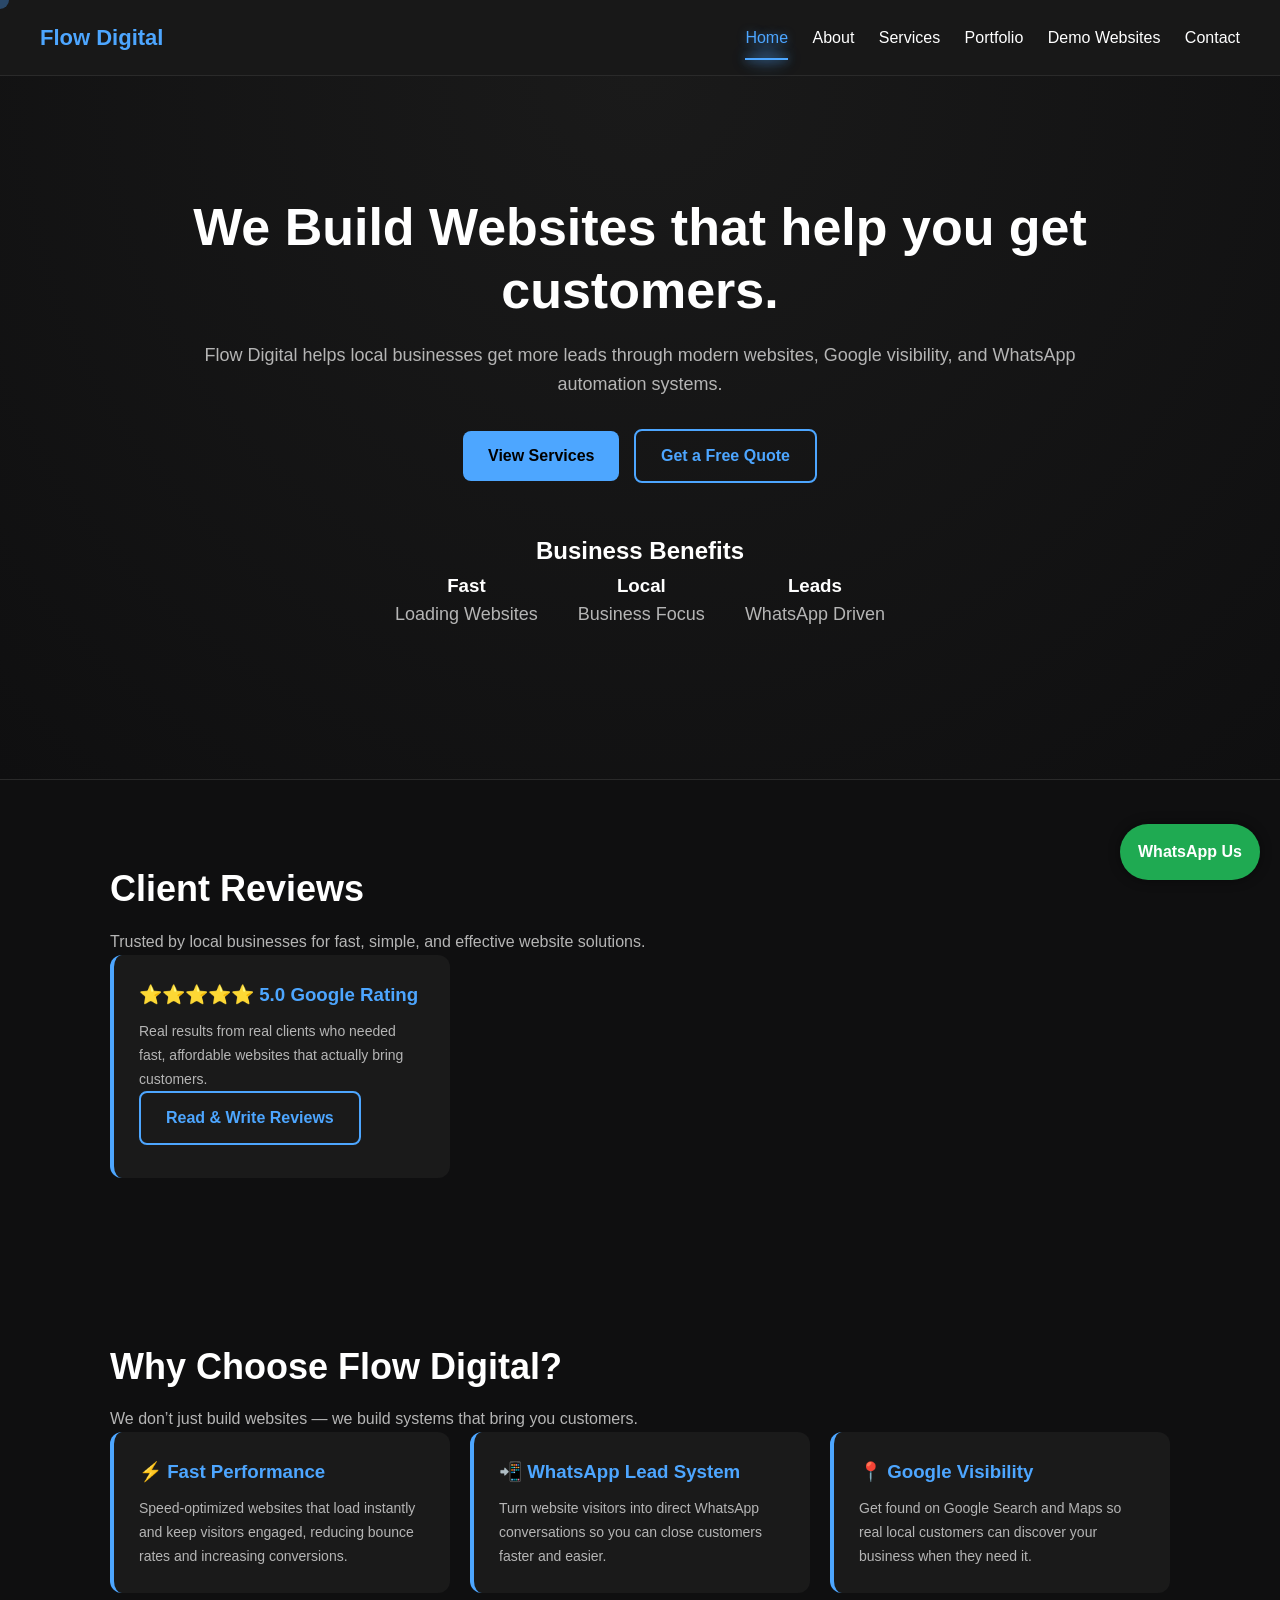
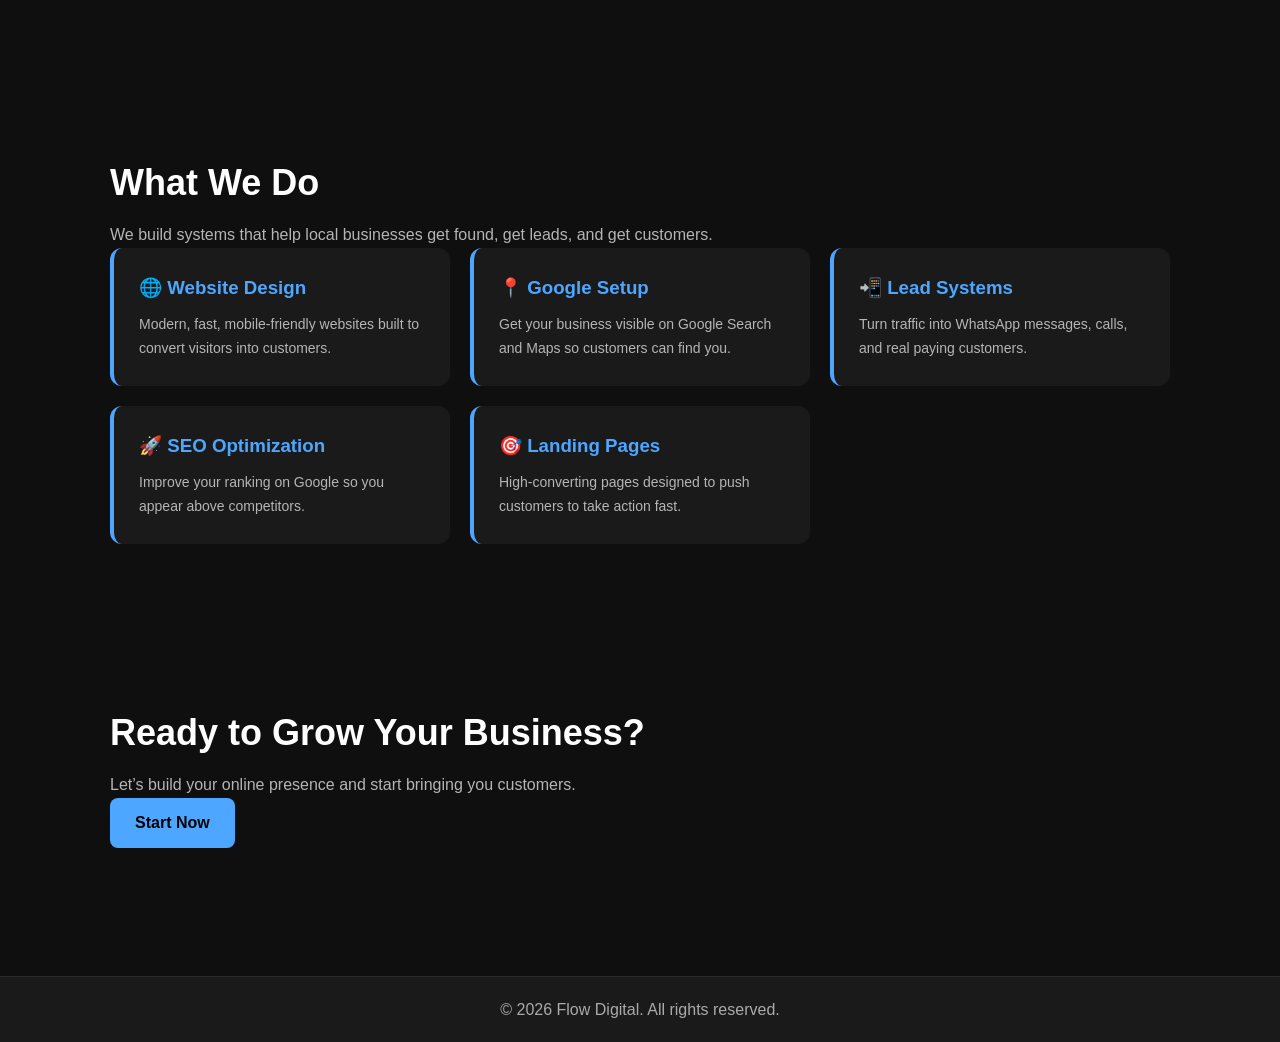
<file: index.html>
<!DOCTYPE html>
<html lang="en">

<head>

  <!-- Charset (must be first) -->
  <meta charset="UTF-8">

  <!-- Viewport -->
  <meta name="viewport" content="width=device-width, initial-scale=1.0">

  <!-- Title -->
  <title>Flow Digital | Website Design South Africa</title>

  <!-- SEO -->
  <meta name="robots" content="index, follow">
  <meta name="description" content="Flow Digital helps South African businesses get more customers through high-converting websites, WhatsApp lead systems, and SEO-focused web design.">

  <!-- Google Verification -->
  <meta name="google-site-verification" content="ggRuyFesgwmKwidO7_UxATEY6Sezzt0C9q5lNxbFVpM" />

<!-- Google Analytics -->
<script async src="https://www.googletagmanager.com/gtag/js?id=G-6C0FP6ZLDT"></script>
<script>
  window.dataLayer = window.dataLayer || [];
  function gtag(){dataLayer.push(arguments);}

  gtag('js', new Date());
  gtag('config', 'G-6C0FP6ZLDT');
</script>

  <!-- CSS -->
  <link rel="stylesheet" href="style.css">

  <link rel="icon" href="favicon.svg" type="image/svg+xml">
  <link rel="icon" href="favicon-96x96.png" type="image/png" sizes="96x96">
  <link rel="shortcut icon" href="favicon-96x96.png" type="image/png">
  <link rel="apple-touch-icon" sizes="180x180" href="apple-touch-icon.png">
  <link rel="manifest" href="site.webmanifest">

</head>

<body>
<div id="particle-container"></div>
    <!-- NAVBAR -->
    <nav>
        <div class="logo">
            Flow Digital
        </div>

        <div class="nav-links">
            <a href="index.html">Home</a>
            <a href="about.html">About</a>
            <a href="services.html">Services</a>
			<a href="portfolio.html">Portfolio</a>
			<a href="demo-websites.html">Demo Websites</a>
            <a href="contact.html">Contact</a>
        </div>
    </nav>
     
    <main>
	
    <!-- HERO SECTION -->
   <header class="hero">

    <div class="hero-content">

        <h1>
            We Build Websites that help you get customers.
        </h1>

        <p>
            Flow Digital helps local businesses get more leads through modern websites,
            Google visibility, and WhatsApp automation systems.
        </p>

        <div class="hero-buttons">
            <a href="services.html" class="btn">View Services</a>
            <a href="contact.html" class="btn secondary">Get a Free Quote</a>
        </div>

        <h2>Business Benefits</h2>
		
        <div class="hero-stats">
            <div>
                <h3>Fast</h3>
                <p>Loading Websites</p>
            </div>

            <div>
                <h3>Local</h3>
                <p>Business Focus</p>
            </div>

            <div>
                <h3>Leads</h3>
                <p>WhatsApp Driven</p>
            </div>
        </div>

    </div>

</header>

    <!-- ⭐ REVIEW SUMMARY SECTION (NEW) -->
    <section class="about-preview">

        <div class="about-header">
            <h2>Client Reviews</h2>
            <p>Trusted by local businesses for fast, simple, and effective website solutions.</p>
        </div>

        <div class="about-grid">

            <div class="about-card">
                <h3>⭐⭐⭐⭐⭐ 5.0 Google Rating</h3>
                <p>
                    Real results from real clients who needed fast, affordable websites that actually bring customers.
                </p>
                <a href="https://g.page/r/CZzmmQ6vV5kZEBM/review"
                   target="_blank"
                   class="btn secondary">
                    Read & Write Reviews
                </a>
            </div>

        </div>

    </section>

    <!-- ABOUT PREVIEW -->
   <section class="about-preview">

    <div class="about-header">
        <h2>Why Choose Flow Digital?</h2>
        <p>We don’t just build websites — we build systems that bring you customers.</p>
    </div>

    <div class="about-grid">

        <div class="about-card">
            <h3>⚡ Fast Performance</h3>
            <p>
                Speed-optimized websites that load instantly and keep visitors engaged,
                reducing bounce rates and increasing conversions.
            </p>
        </div>

        <div class="about-card">
            <h3>📲 WhatsApp Lead System</h3>
            <p>
                Turn website visitors into direct WhatsApp conversations so you can
                close customers faster and easier.
            </p>
        </div>

        <div class="about-card">
            <h3>📍 Google Visibility</h3>
            <p>
                Get found on Google Search and Maps so real local customers can
                discover your business when they need it.
            </p>
        </div>

    </div>

</section>

    <!-- SERVICES PREVIEW -->
   <section class="what-we-do">

    <div class="section-header">
        <h2>What We Do</h2>
        <p>We build systems that help local businesses get found, get leads, and get customers.</p>
    </div>

    <div class="services-grid">

        <div class="service-box">
            <h3>🌐 Website Design</h3>
            <p>Modern, fast, mobile-friendly websites built to convert visitors into customers.</p>
        </div>

        <div class="service-box">
            <h3>📍 Google Setup</h3>
            <p>Get your business visible on Google Search and Maps so customers can find you.</p>
        </div>

        <div class="service-box">
            <h3>📲 Lead Systems</h3>
            <p>Turn traffic into WhatsApp messages, calls, and real paying customers.</p>
        </div>

        <div class="service-box">
            <h3>🚀 SEO Optimization</h3>
            <p>Improve your ranking on Google so you appear above competitors.</p>
        </div>

        <div class="service-box">
            <h3>🎯 Landing Pages</h3>
            <p>High-converting pages designed to push customers to take action fast.</p>
        </div>

    </div>

</section>

    <!-- CALL TO ACTION -->
    <section class="section">
        <h2>Ready to Grow Your Business?</h2>
        <p>Let’s build your online presence and start bringing you customers.</p>

        <a href="contact.html" class="btn">Start Now</a>
    </section>

	</main>	

    <!-- FOOTER -->
    <footer>
        <p>© 2026 Flow Digital. All rights reserved.</p>
    </footer>

    <!-- FLOATING WHATSAPP BUTTON -->
 <a href="https://wa.me/27774631126?text=Hi%20Flow%20Digital%2C%20I%20would%20like%20to%20get%20a%20website%20or%20digital%20service.%0A%0AHere%20are%20my%20details%3A%0A%0A%F0%9F%93%8C%20Business%20Name%3A%0A%0A%F0%9F%9B%A0%EF%B8%8F%20Service%20Needed%20(Website%2C%20Google%20Setup%2C%20etc.)%3A%0A%0A%F0%9F%8E%AF%20Goal%20(More%20leads%2C%20more%20customers%2C%20etc.)%3A%0A%0A%F0%9F%92%B0%20Optional%20Budget%3A%0A%0AI%20look%20forward%20to%20your%20response." 
   class="whatsapp" 
   target="_blank">
    WhatsApp Us
</a>

    <!-- JS -->
    <script src="script.js"></script>

</body>

</html>
</file>
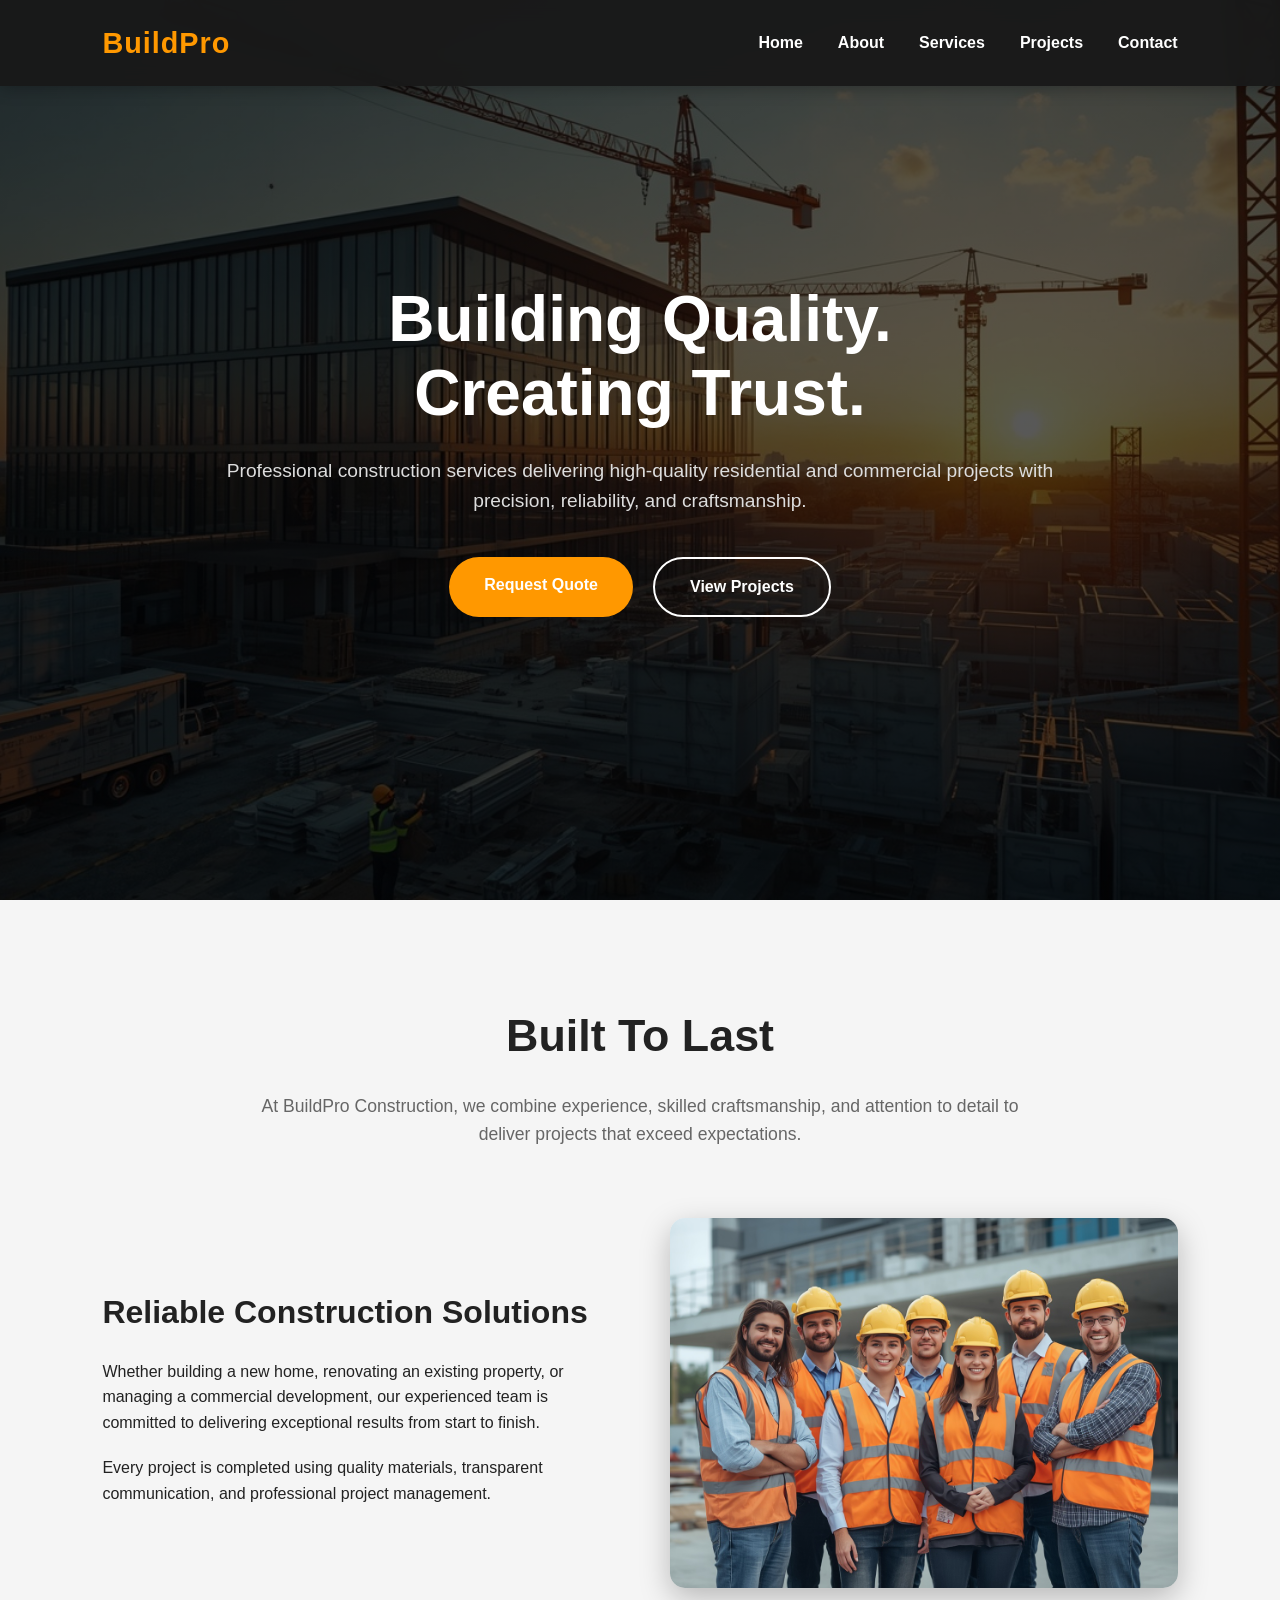
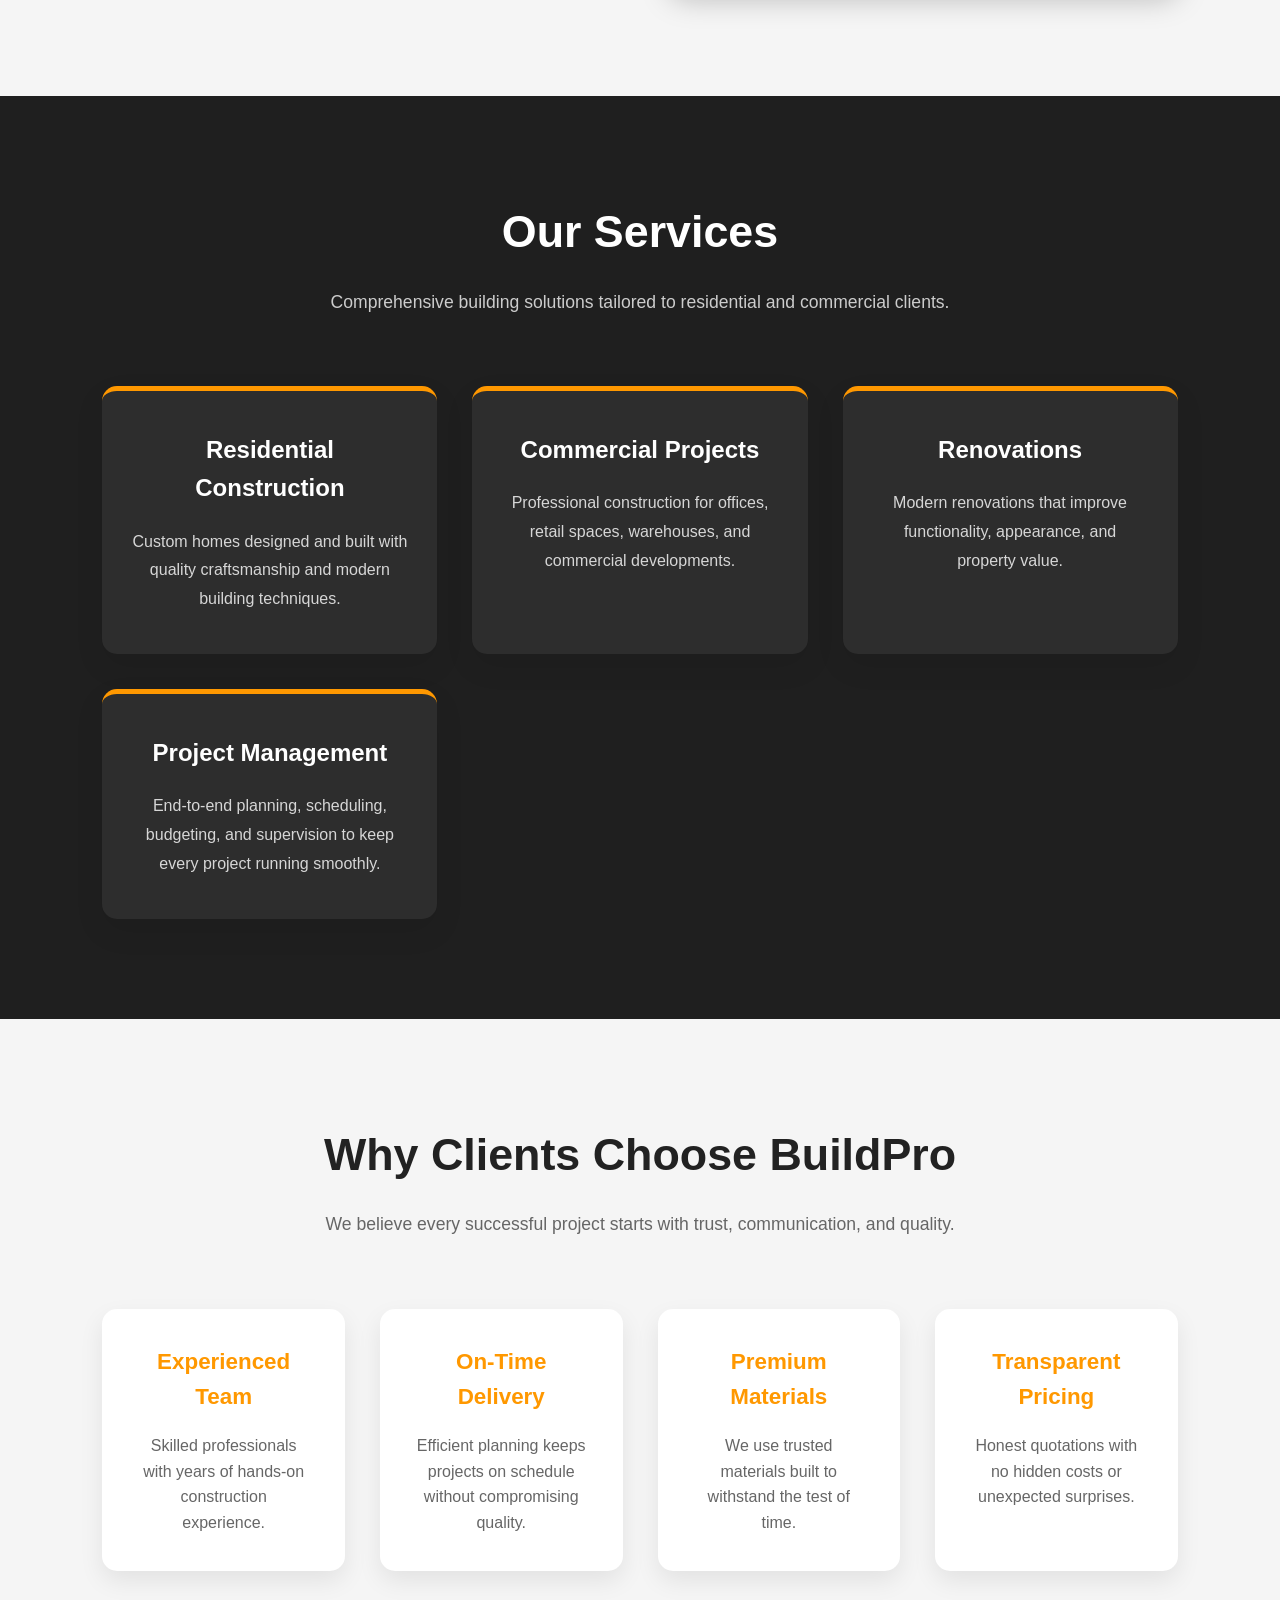
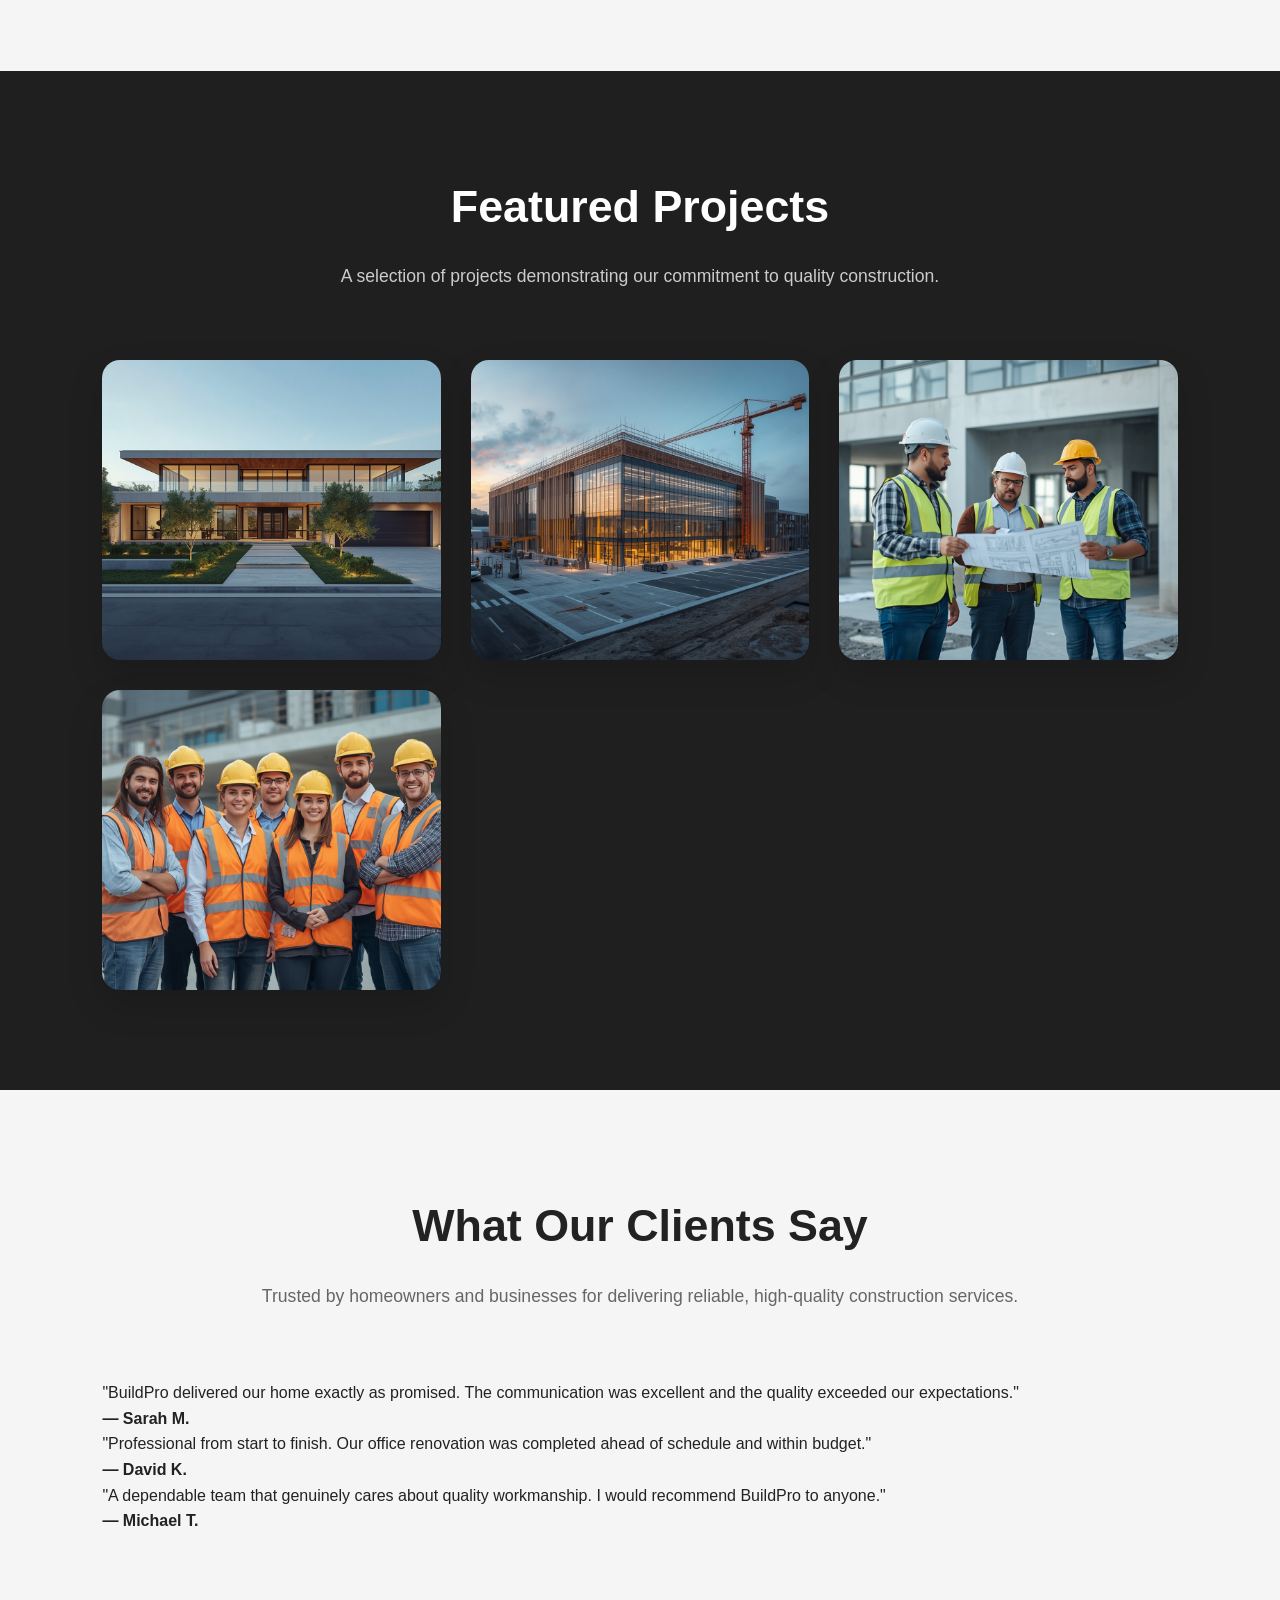
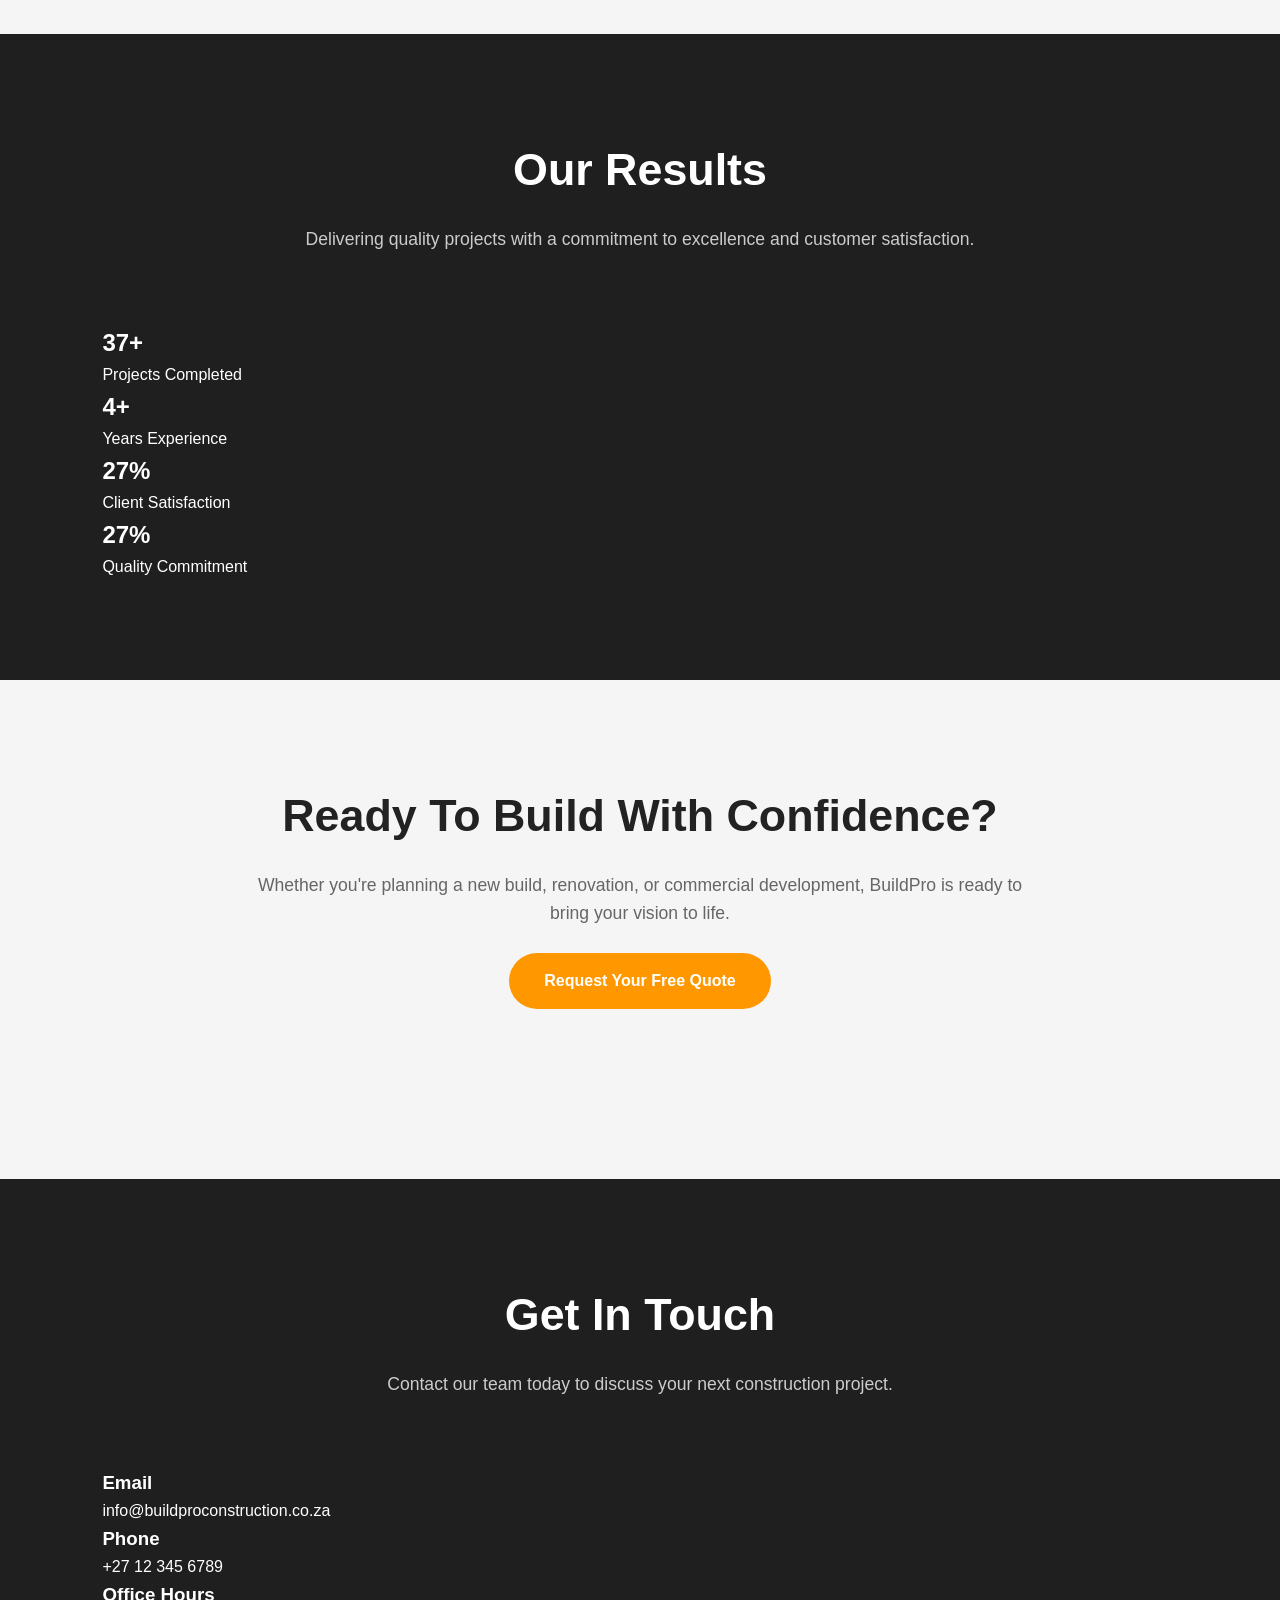
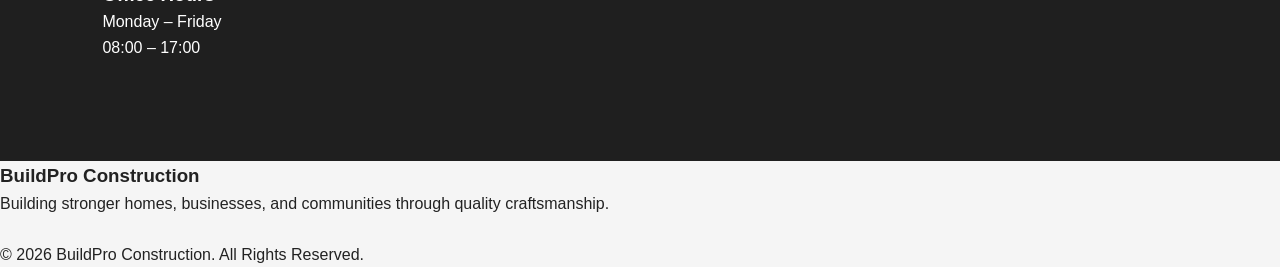
<file: Demos/Build Pro/index.html>
<!DOCTYPE html>
<html lang="en">

<head>

    <!-- Charset -->
    <meta charset="UTF-8">

    <!-- Viewport -->
    <meta name="viewport" content="width=device-width, initial-scale=1.0">

    <!-- Title -->
    <title>BuildPro Construction | Trusted Construction & Renovation Experts</title>

    <!-- SEO -->
    <meta name="description"
        content="BuildPro Construction provides residential and commercial construction, renovations, project management, and quality building solutions.">

    <!-- CSS -->
    <link rel="stylesheet" href="style.css">

</head>

<body>

    <!-- NAVIGATION -->

    <nav>

        <div class="logo">
            BuildPro
        </div>

        <div class="nav-links">
            <a href="#home">Home</a>
            <a href="#about">About</a>
            <a href="#services">Services</a>
            <a href="#projects">Projects</a>
            <a href="#contact">Contact</a>
        </div>

    </nav>



    <!-- HERO -->

    <header class="hero" id="home">

        <div class="hero-overlay"></div>

        <div class="hero-content">

            <h1>Building Quality.<br>Creating Trust.</h1>

            <p>
                Professional construction services delivering
                high-quality residential and commercial projects
                with precision, reliability, and craftsmanship.
            </p>

            <div class="hero-buttons">

                <a href="#contact" class="btn">
                    Request Quote
                </a>

                <a href="#projects" class="btn secondary">
                    View Projects
                </a>

            </div>

        </div>

    </header>



    <!-- ABOUT -->

    <section class="section" id="about">

        <div class="section-header">

            <h2>Built To Last</h2>

            <p>
                At BuildPro Construction, we combine experience,
                skilled craftsmanship, and attention to detail to
                deliver projects that exceed expectations.
            </p>

        </div>



        <div class="about-grid">

            <div class="about-text">

                <h3>Reliable Construction Solutions</h3>

                <p>
                    Whether building a new home, renovating an
                    existing property, or managing a commercial
                    development, our experienced team is committed
                    to delivering exceptional results from start
                    to finish.
                </p>

                <p>
                    Every project is completed using quality
                    materials, transparent communication,
                    and professional project management.
                </p>

            </div>



            <div class="about-image">

                <img src="Images/team.jpg"
                    alt="Construction team">

            </div>

        </div>

    </section>



    <!-- SERVICES -->

    <section class="section dark">

        <div class="section-header">

            <h2>Our Services</h2>

            <p>
                Comprehensive building solutions tailored
                to residential and commercial clients.
            </p>

        </div>



        <div class="services-grid">

            <div class="service-card">

                <h3>Residential Construction</h3>

                <p>
                    Custom homes designed and built with
                    quality craftsmanship and modern
                    building techniques.
                </p>

            </div>



            <div class="service-card">

                <h3>Commercial Projects</h3>

                <p>
                    Professional construction for offices,
                    retail spaces, warehouses, and
                    commercial developments.
                </p>

            </div>



            <div class="service-card">

                <h3>Renovations</h3>

                <p>
                    Modern renovations that improve
                    functionality, appearance,
                    and property value.
                </p>

            </div>



            <div class="service-card">

                <h3>Project Management</h3>

                <p>
                    End-to-end planning, scheduling,
                    budgeting, and supervision to keep
                    every project running smoothly.
                </p>

            </div>

        </div>

    </section>



    <!-- WHY CHOOSE US -->

    <section class="section">

        <div class="section-header">

            <h2>Why Clients Choose BuildPro</h2>

            <p>
                We believe every successful project starts
                with trust, communication, and quality.
            </p>

        </div>



        <div class="features-grid">

            <div class="feature-box">

                <h3>Experienced Team</h3>

                <p>
                    Skilled professionals with years of
                    hands-on construction experience.
                </p>

            </div>



            <div class="feature-box">

                <h3>On-Time Delivery</h3>

                <p>
                    Efficient planning keeps projects
                    on schedule without compromising quality.
                </p>

            </div>



            <div class="feature-box">

                <h3>Premium Materials</h3>

                <p>
                    We use trusted materials built to
                    withstand the test of time.
                </p>

            </div>



            <div class="feature-box">

                <h3>Transparent Pricing</h3>

                <p>
                    Honest quotations with no hidden costs
                    or unexpected surprises.
                </p>

            </div>

        </div>

    </section>



    <!-- PROJECTS -->

    <section class="section dark" id="projects">

        <div class="section-header">

            <h2>Featured Projects</h2>

            <p>
                A selection of projects demonstrating our
                commitment to quality construction.
            </p>

        </div>



        <div class="gallery">

            <div class="gallery-item">

                <img src="Images/project1.jpg"
                    alt="Modern residential home">

            </div>

            <div class="gallery-item">

                <img src="Images/project2.jpg"
                    alt="Commercial building">

            </div>

            <div class="gallery-item">

                <img src="Images/project3.jpg"
                    alt="Construction project">

            </div>
                        <div class="gallery-item">

                <img src="Images/team.jpg"
                    alt="BuildPro construction team">

            </div>

        </div>

    </section>



    <!-- TESTIMONIALS -->

    <section class="section">

        <div class="section-header">

            <h2>What Our Clients Say</h2>

            <p>
                Trusted by homeowners and businesses for delivering
                reliable, high-quality construction services.
            </p>

        </div>

        <div class="testimonial-grid">

            <div class="testimonial-card">

                <p>
                    "BuildPro delivered our home exactly as promised.
                    The communication was excellent and the quality
                    exceeded our expectations."
                </p>

                <h4>— Sarah M.</h4>

            </div>

            <div class="testimonial-card">

                <p>
                    "Professional from start to finish. Our office
                    renovation was completed ahead of schedule and
                    within budget."
                </p>

                <h4>— David K.</h4>

            </div>

            <div class="testimonial-card">

                <p>
                    "A dependable team that genuinely cares about
                    quality workmanship. I would recommend BuildPro
                    to anyone."
                </p>

                <h4>— Michael T.</h4>

            </div>

        </div>

    </section>



    <!-- STATS -->

    <section class="section dark">

        <div class="section-header">

            <h2>Our Results</h2>

            <p>
                Delivering quality projects with a commitment to
                excellence and customer satisfaction.
            </p>

        </div>

        <div class="stats-grid">

            <div class="stat-box">

                <h2>250+</h2>

                <p>Projects Completed</p>

            </div>

            <div class="stat-box">

                <h2>15+</h2>

                <p>Years Experience</p>

            </div>

            <div class="stat-box">

                <h2>98%</h2>

                <p>Client Satisfaction</p>

            </div>

            <div class="stat-box">

                <h2>100%</h2>

                <p>Quality Commitment</p>

            </div>

        </div>

    </section>



    <!-- CALL TO ACTION -->

    <section class="section">

        <div class="section-header">

            <h2>Ready To Build With Confidence?</h2>

            <p>
                Whether you're planning a new build, renovation,
                or commercial development, BuildPro is ready to
                bring your vision to life.
            </p>

            <br>

            <a href="#contact" class="btn">
                Request Your Free Quote
            </a>

        </div>

    </section>



    <!-- CONTACT -->

    <section class="section dark" id="contact">

        <div class="section-header">

            <h2>Get In Touch</h2>

            <p>
                Contact our team today to discuss your next
                construction project.
            </p>

        </div>

        <div class="contact-grid">

            <div class="contact-card">

                <h3>Email</h3>

                <p>info@buildproconstruction.co.za</p>

            </div>

            <div class="contact-card">

                <h3>Phone</h3>

                <p>+27 12 345 6789</p>

            </div>

            <div class="contact-card">

                <h3>Office Hours</h3>

                <p>Monday – Friday<br>08:00 – 17:00</p>

            </div>

        </div>

    </section>



    <!-- FOOTER -->

    <footer>

        <h3>BuildPro Construction</h3>

        <p>
            Building stronger homes, businesses, and communities
            through quality craftsmanship.
        </p>

        <br>

        <p>
            © 2026 BuildPro Construction. All Rights Reserved.
        </p>

    </footer>



    <script src="script.js"></script>

</body>

</html>
</file>
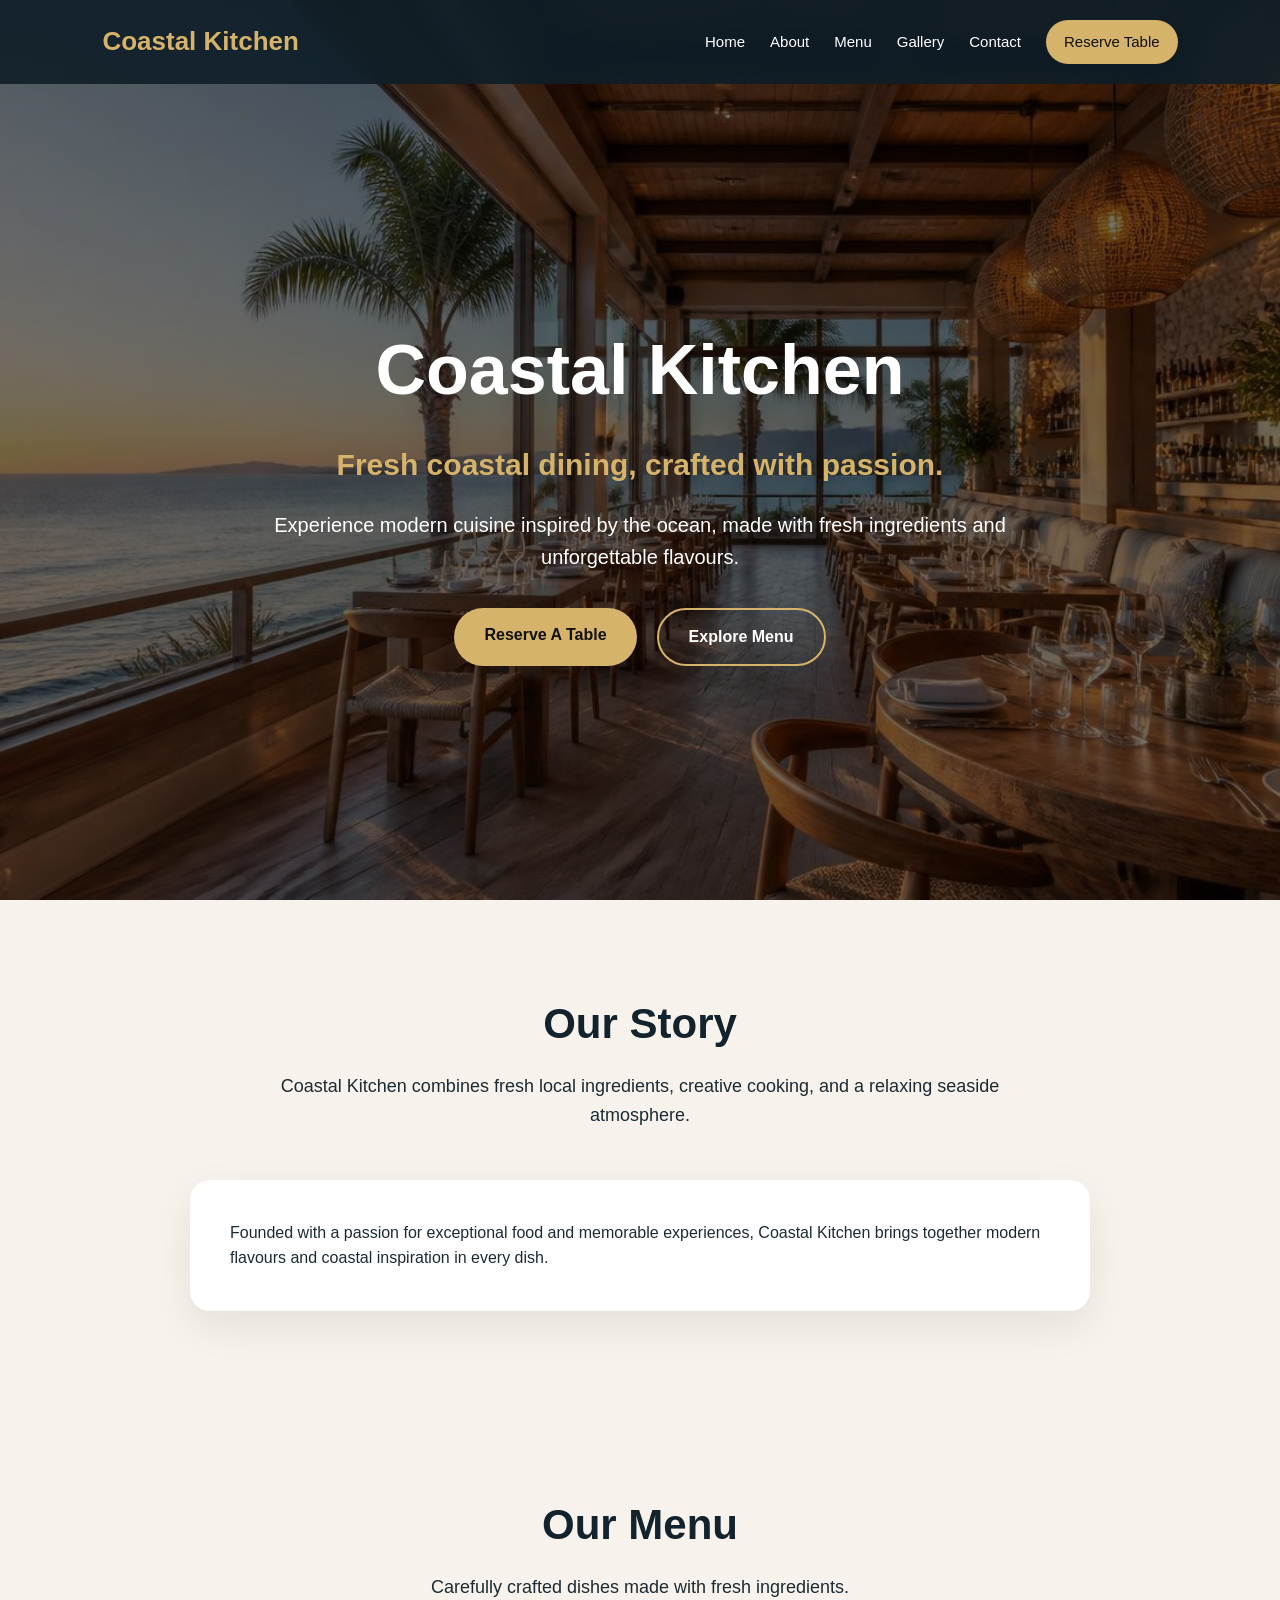
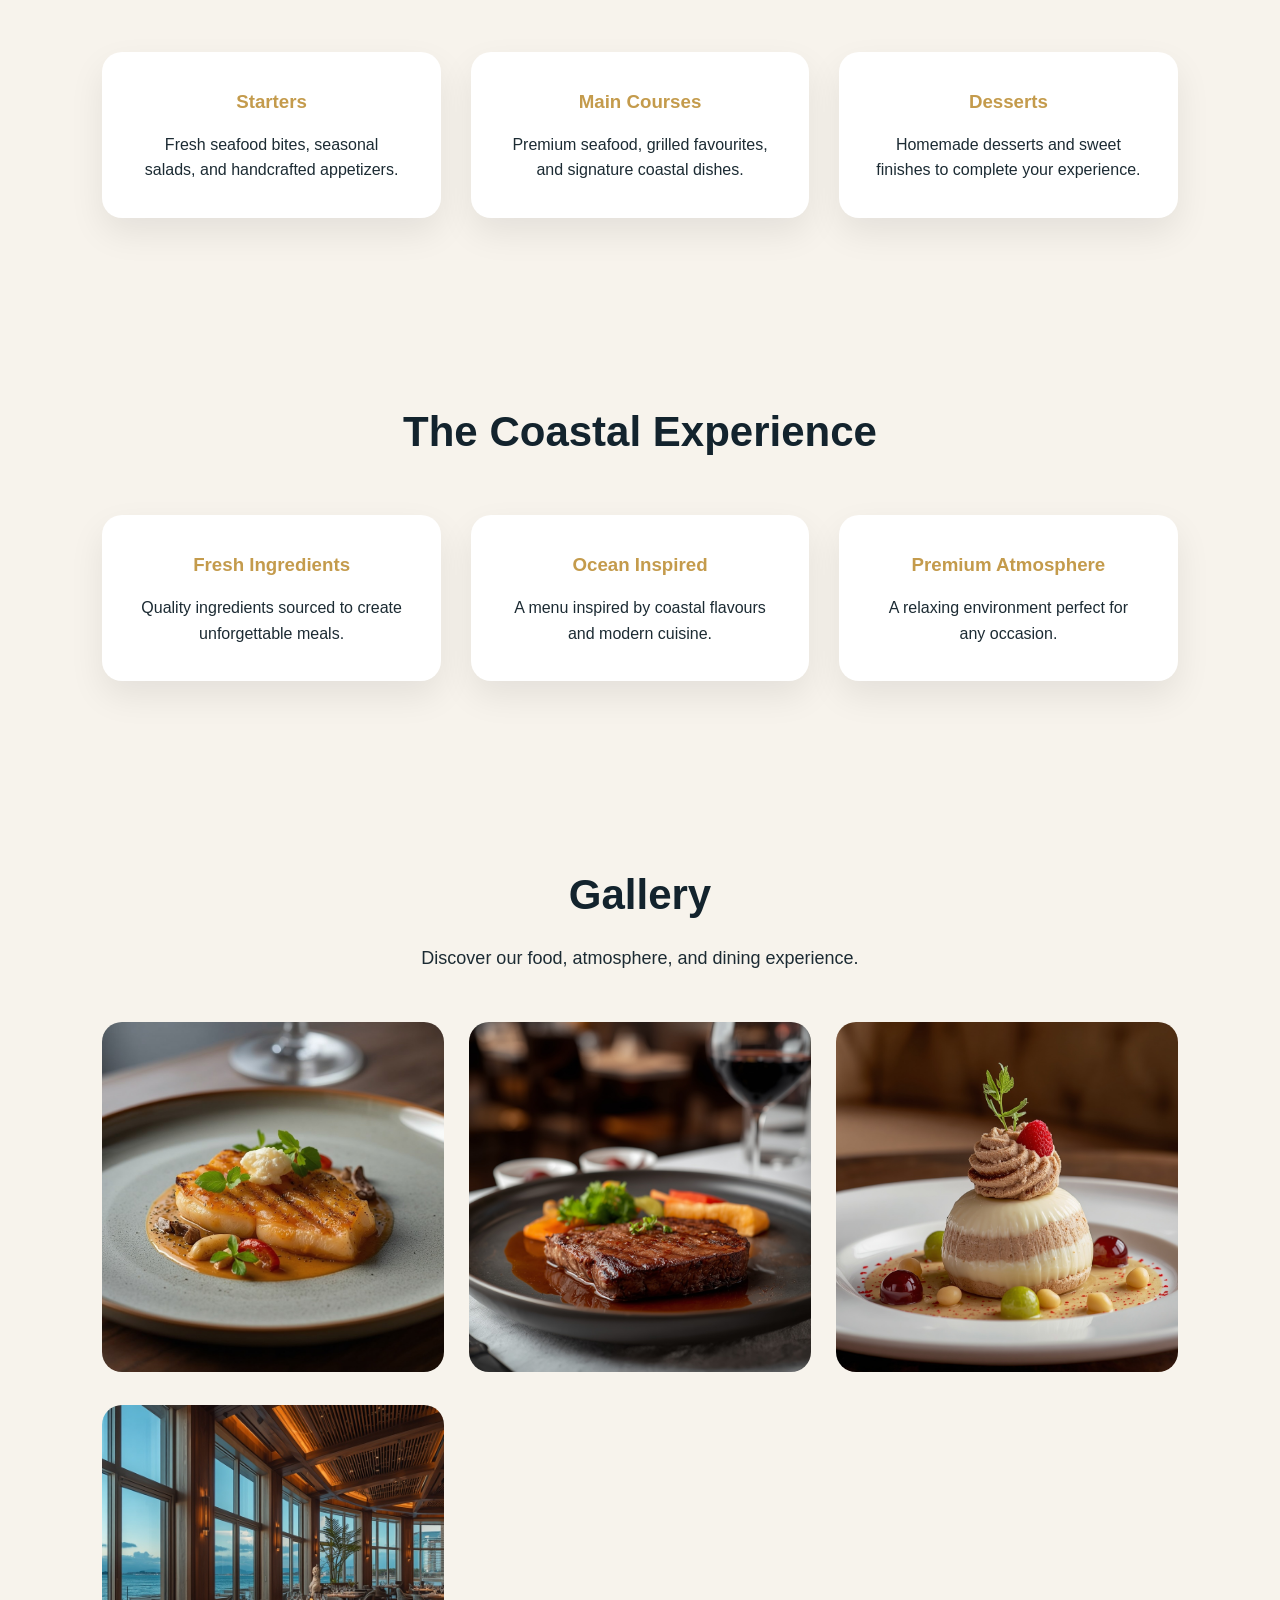
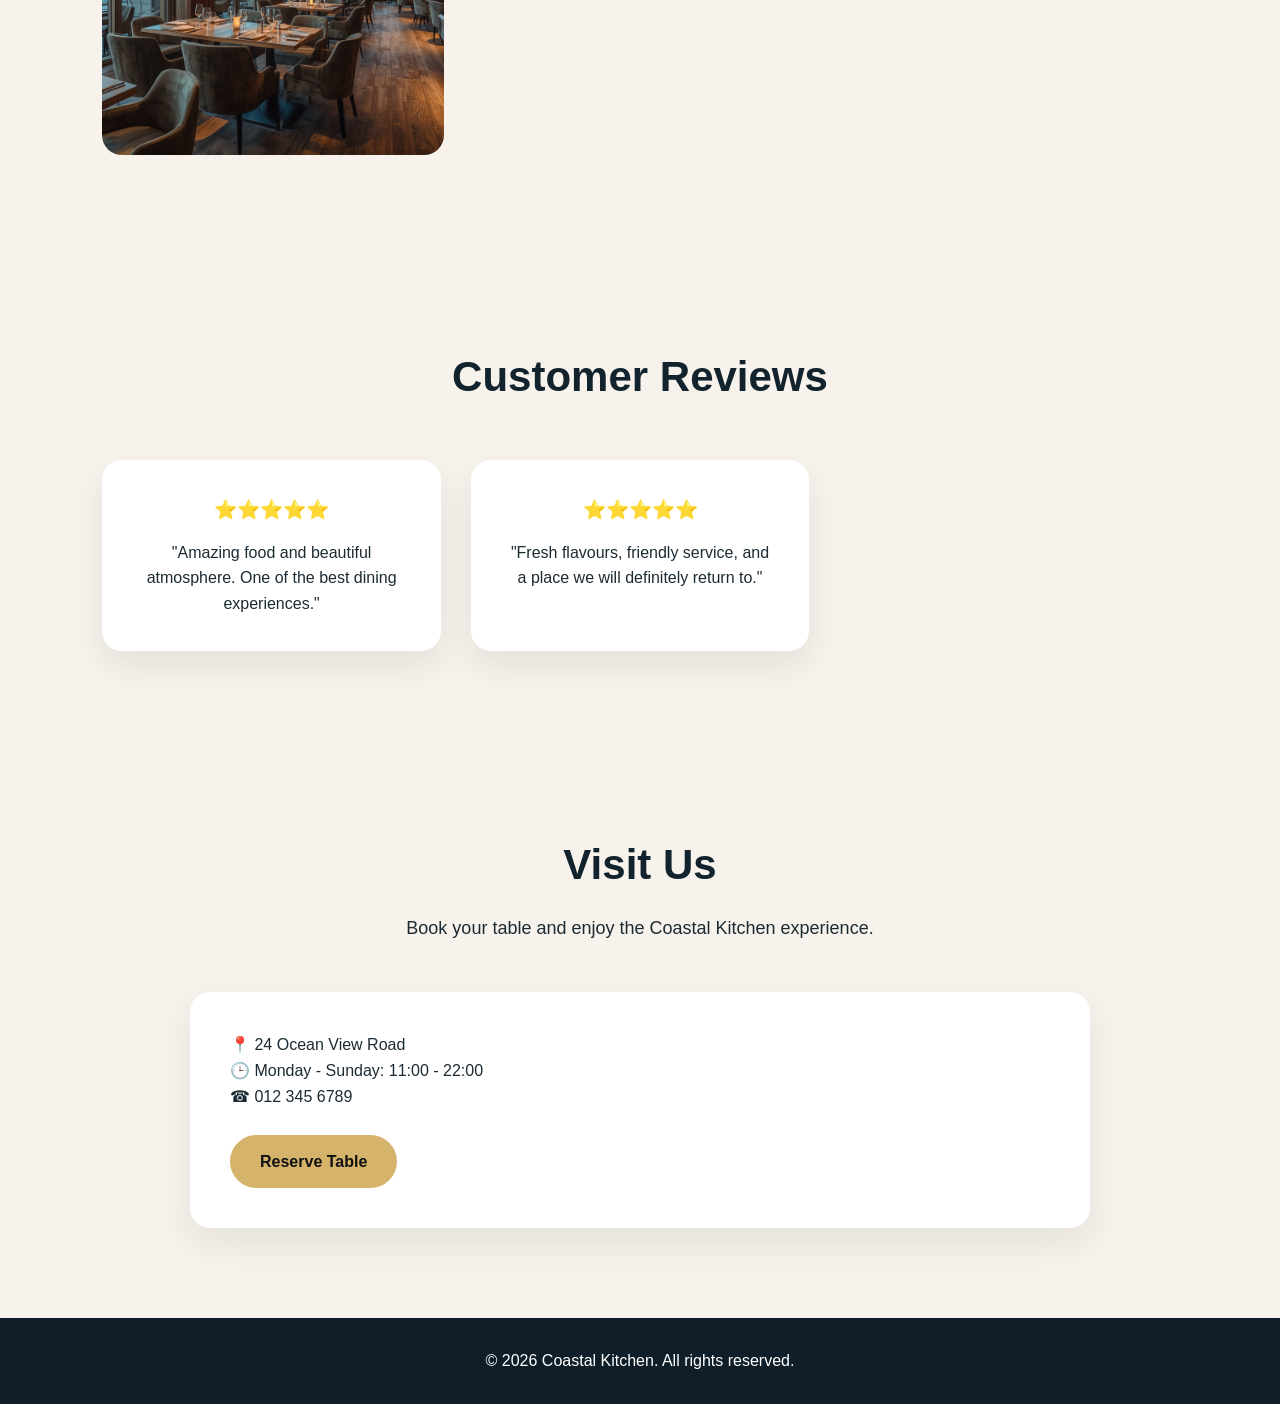
<file: Demos/Coastal Kitchen Demo/index.html>
<!DOCTYPE html>
<html lang="en">

<head>

    <meta charset="UTF-8">

    <meta name="viewport" content="width=device-width, initial-scale=1.0">

    <title>Coastal Kitchen | Fine Dining Restaurant</title>

    <meta name="description" content="Coastal Kitchen offers fresh coastal dining with premium dishes, beautiful atmosphere, and unforgettable experiences.">

    <link rel="stylesheet" href="style.css">

</head>


<body>


<!-- NAVIGATION -->

<nav>

    <div class="logo">
        Coastal Kitchen
    </div>


    <div class="nav-links">

        <a href="#home">Home</a>
        <a href="#about">About</a>
        <a href="#menu">Menu</a>
        <a href="#gallery">Gallery</a>
        <a href="#contact">Contact</a>

        <a href="#contact" class="nav-button">
            Reserve Table
        </a>

    </div>


</nav>





<!-- HERO SECTION -->

<header class="hero" id="home">


    <div class="hero-content">


        <h1>
            Coastal Kitchen
        </h1>


        <h2>
            Fresh coastal dining, crafted with passion.
        </h2>


        <p>
            Experience modern cuisine inspired by the ocean,
            made with fresh ingredients and unforgettable flavours.
        </p>


        <div class="hero-buttons">


            <a href="#contact" class="btn">
                Reserve A Table
            </a>


            <a href="#menu" class="btn secondary">
                Explore Menu
            </a>


        </div>


    </div>


</header>







<!-- ABOUT SECTION -->

<section class="section" id="about">


    <div class="section-header">


        <h2>
            Our Story
        </h2>


        <p>
            Coastal Kitchen combines fresh local ingredients,
            creative cooking, and a relaxing seaside atmosphere.
        </p>


    </div>




    <div class="content-box">


        <p>
            Founded with a passion for exceptional food and memorable
            experiences, Coastal Kitchen brings together modern flavours
            and coastal inspiration in every dish.
        </p>


    </div>



</section>









<!-- MENU SECTION -->

<section class="section" id="menu">


    <div class="section-header">


        <h2>
            Our Menu
        </h2>


        <p>
            Carefully crafted dishes made with fresh ingredients.
        </p>


    </div>





    <div class="card-grid">


        <div class="card">


            <h3>
                Starters
            </h3>


            <p>
                Fresh seafood bites, seasonal salads,
                and handcrafted appetizers.
            </p>


        </div>





        <div class="card">


            <h3>
                Main Courses
            </h3>


            <p>
                Premium seafood, grilled favourites,
                and signature coastal dishes.
            </p>


        </div>





        <div class="card">


            <h3>
                Desserts
            </h3>


            <p>
                Homemade desserts and sweet finishes
                to complete your experience.
            </p>


        </div>



    </div>



</section>









<!-- EXPERIENCE SECTION -->

<section class="section">


    <div class="section-header">


        <h2>
            The Coastal Experience
        </h2>


    </div>




    <div class="card-grid">


        <div class="card">

            <h3>
                Fresh Ingredients
            </h3>

            <p>
                Quality ingredients sourced to create
                unforgettable meals.
            </p>

        </div>



        <div class="card">

            <h3>
                Ocean Inspired
            </h3>

            <p>
                A menu inspired by coastal flavours
                and modern cuisine.
            </p>

        </div>



        <div class="card">

            <h3>
                Premium Atmosphere
            </h3>

            <p>
                A relaxing environment perfect
                for any occasion.
            </p>

        </div>


    </div>



</section>









<!-- GALLERY SECTION -->

<section class="section" id="gallery">


    <div class="section-header">


        <h2>
            Gallery
        </h2>


        <p>
            Discover our food, atmosphere, and dining experience.
        </p>


    </div>





    <div class="gallery">


        <div class="gallery-item">
            <img src="Images/food1.jpg" alt="Restaurant dish">
        </div>


        <div class="gallery-item">
            <img src="Images/food2.jpg" alt="Coastal meal">
        </div>
		
		<div class="gallery-item">
        <img src="Images/food3.jpg" alt="Luxury restaurant dessert">
    </div>


        <div class="gallery-item">
            <img src="Images/interior.jpg" alt="Restaurant interior">
        </div>


    </div>



</section>








<!-- REVIEWS -->

<section class="section">


    <div class="section-header">


        <h2>
            Customer Reviews
        </h2>


    </div>




    <div class="card-grid">


        <div class="card">


            <h3>
                ⭐⭐⭐⭐⭐
            </h3>


            <p>
                "Amazing food and beautiful atmosphere.
                One of the best dining experiences."
            </p>


        </div>




        <div class="card">


            <h3>
                ⭐⭐⭐⭐⭐
            </h3>


            <p>
                "Fresh flavours, friendly service,
                and a place we will definitely return to."
            </p>


        </div>



    </div>



</section>









<!-- CONTACT -->

<section class="section" id="contact">


    <div class="section-header">


        <h2>
            Visit Us
        </h2>


        <p>
            Book your table and enjoy the Coastal Kitchen experience.
        </p>


    </div>




    <div class="content-box">


        <p>
            📍 24 Ocean View Road
        </p>


        <p>
            🕒 Monday - Sunday: 11:00 - 22:00
        </p>


        <p>
            ☎ 012 345 6789
        </p>



        <br>


        <a href="#" class="btn">
            Reserve Table
        </a>


    </div>



</section>









<!-- FOOTER -->

<footer>


    <p>
        © 2026 Coastal Kitchen. All rights reserved.
    </p>


</footer>





<script src="script.js"></script>


</body>

</html>
</file>
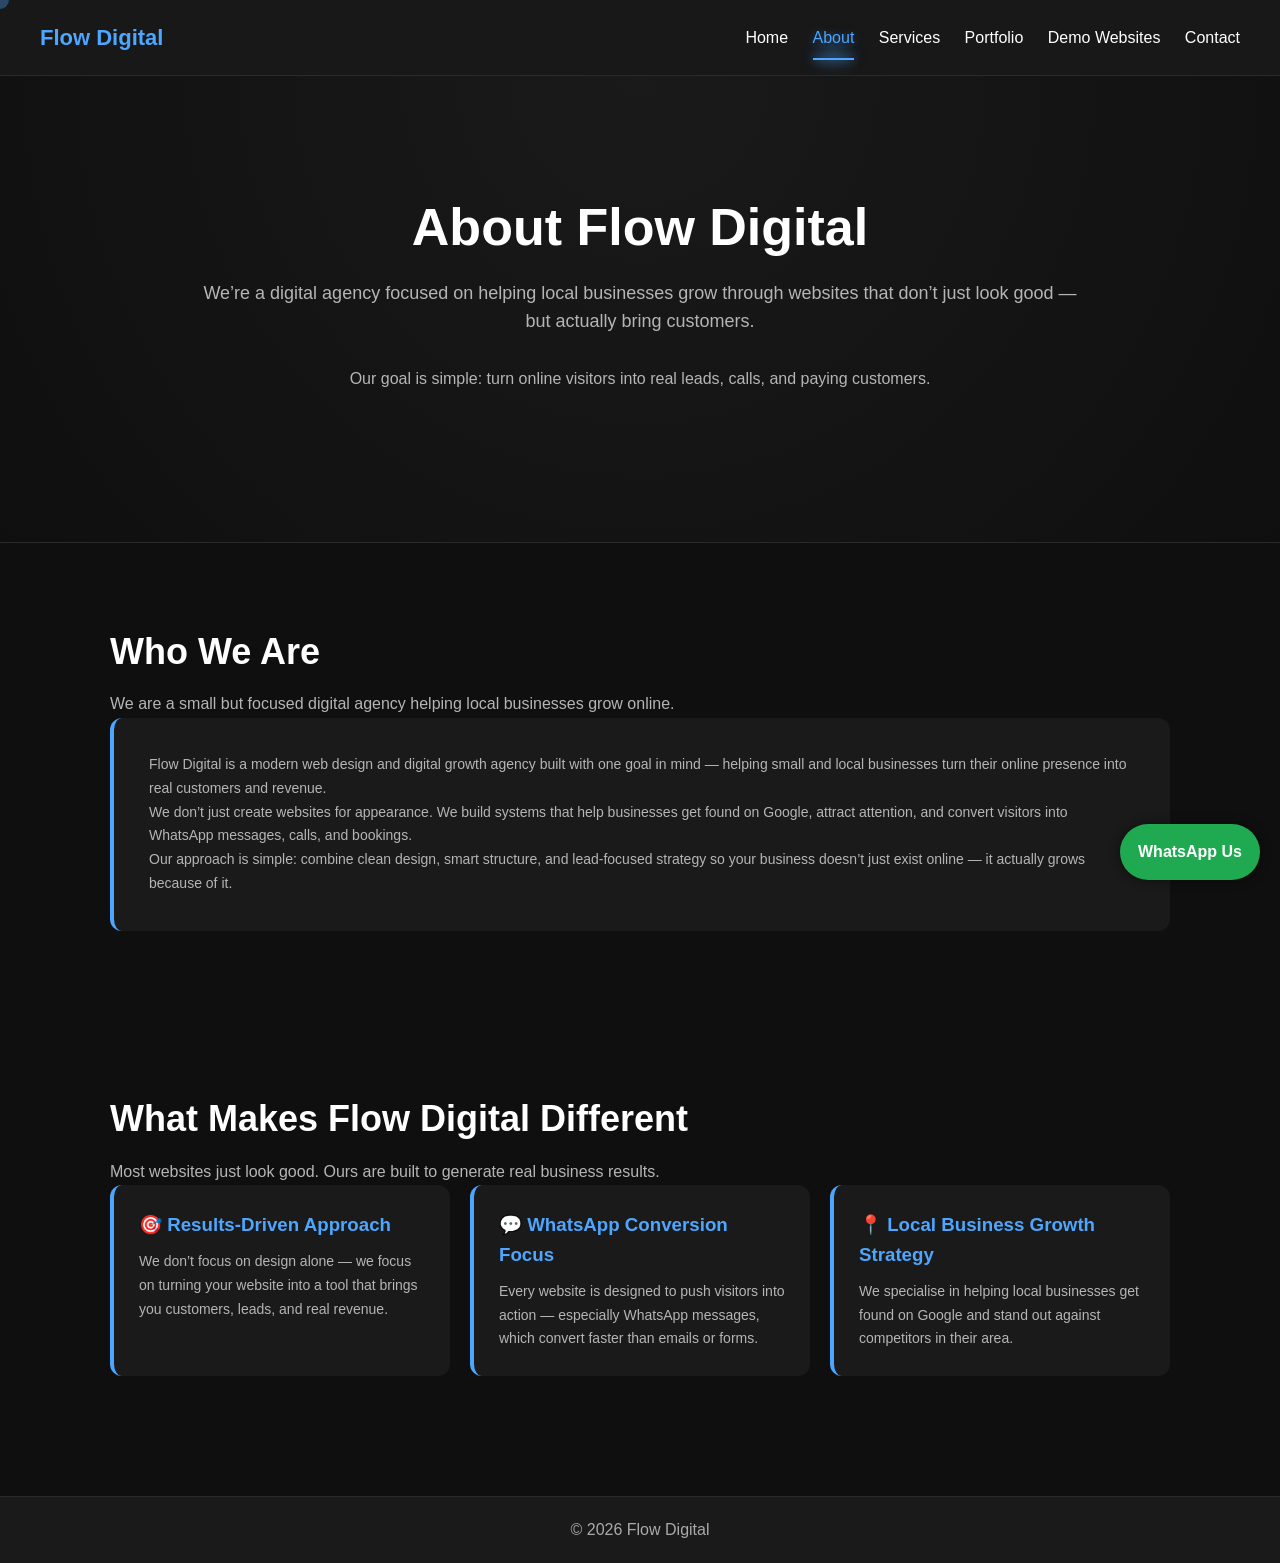
<file: about.html>
<!DOCTYPE html>
<html lang="en">

<head>

  <!-- Google tag (gtag.js) -->
  <script async src="https://www.googletagmanager.com/gtag/js?id=G-6C0FP6ZLDT"></script>
  <script>
    window.dataLayer = window.dataLayer || [];
    function gtag(){dataLayer.push(arguments);}
    gtag('js', new Date());

    gtag('config', 'G-6C0FP6ZLDT');
  </script>

  <!-- Charset -->
  <meta charset="UTF-8">

  <!-- Viewport -->
  <meta name="viewport" content="width=device-width, initial-scale=1.0">

  <!-- Title -->
  <title>About Flow Digital | Website Design & Digital Solutions</title>

  <!-- SEO -->
  <meta name="robots" content="index, follow">
  <meta name="description" content="Flow Digital is a South African web design agency helping businesses grow online with modern websites, SEO, and digital solutions focused on real customer results.">

  <!-- CSS -->
  <link rel="stylesheet" href="style.css">

</head>
<body>
<div id="particle-container"></div>
<!-- NAVBAR -->
<nav>
    <div class="logo">Flow Digital</div>

    <div class="nav-links">
        <a href="index.html">Home</a>
        <a href="about.html">About</a>
        <a href="services.html">Services</a>
        <a href="portfolio.html">Portfolio</a>
        <a href="demo-websites.html">Demo Websites</a>
        <a href="contact.html">Contact</a>
    </div>
</nav>

<main>  

<!-- HERO -->
<header class="hero">

    <div class="hero-content">

        <h1>About Flow Digital</h1>

        <p>
            We’re a digital agency focused on helping local businesses grow through
            websites that don’t just look good — but actually bring customers.
        </p>

        <p style="color:#b5b5b5; font-size:16px;">
            Our goal is simple: turn online visitors into real leads, calls, and paying customers.
        </p>

    </div>

</header>

<!-- CONTENT -->
<section class="who-we-are">

    <div class="who-header">
        <h2>Who We Are</h2>
        <p>We are a small but focused digital agency helping local businesses grow online.</p>
    </div>

    <div class="who-card">

        <p>
            Flow Digital is a modern web design and digital growth agency built with one goal in mind —
            helping small and local businesses turn their online presence into real customers and revenue.
        </p>

        <p>
            We don’t just create websites for appearance. We build systems that help businesses get found
            on Google, attract attention, and convert visitors into WhatsApp messages, calls, and bookings.
        </p>

        <p>
            Our approach is simple: combine clean design, smart structure, and lead-focused strategy
            so your business doesn’t just exist online — it actually grows because of it.
        </p>

    </div>

</section>

<section class="why-different">

    <div class="why-header">
        <h2>What Makes Flow Digital Different</h2>
        <p>
            Most websites just look good. Ours are built to generate real business results.
        </p>
    </div>

    <div class="why-grid">

        <div class="why-card">
            <h3>🎯 Results-Driven Approach</h3>
            <p>
                We don’t focus on design alone — we focus on turning your website into a tool
                that brings you customers, leads, and real revenue.
            </p>
        </div>

        <div class="why-card">
            <h3>💬 WhatsApp Conversion Focus</h3>
            <p>
                Every website is designed to push visitors into action — especially WhatsApp messages,
                which convert faster than emails or forms.
            </p>
        </div>

        <div class="why-card">
            <h3>📍 Local Business Growth Strategy</h3>
            <p>
                We specialise in helping local businesses get found on Google and stand out
                against competitors in their area.
            </p>
        </div>

    </div>

</section>

<!-- WHATSAPP -->
<a href="https://wa.me/27774631126?text=Hi%20Flow%20Digital%2C%20I%20would%20like%20to%20get%20a%20website%20or%20digital%20service.%0A%0AHere%20are%20my%20details%3A%0A%0A%F0%9F%93%8C%20Business%20Name%3A%0A%0A%F0%9F%9B%A0%EF%B8%8F%20Service%20Needed%20(Website%2C%20Google%20Setup%2C%20etc.)%3A%0A%0A%F0%9F%8E%AF%20Goal%20(More%20leads%2C%20more%20customers%2C%20etc.)%3A%0A%0A%F0%9F%92%B0%20Optional%20Budget%3A%0A%0AI%20look%20forward%20to%20your%20response." 
   class="whatsapp" 
   target="_blank">
    WhatsApp Us
</a>

</main> 

<!-- FOOTER -->
<footer>
    <p>© 2026 Flow Digital</p>
</footer>
<script src="script.js"></script>
</body>

</html>
</file>
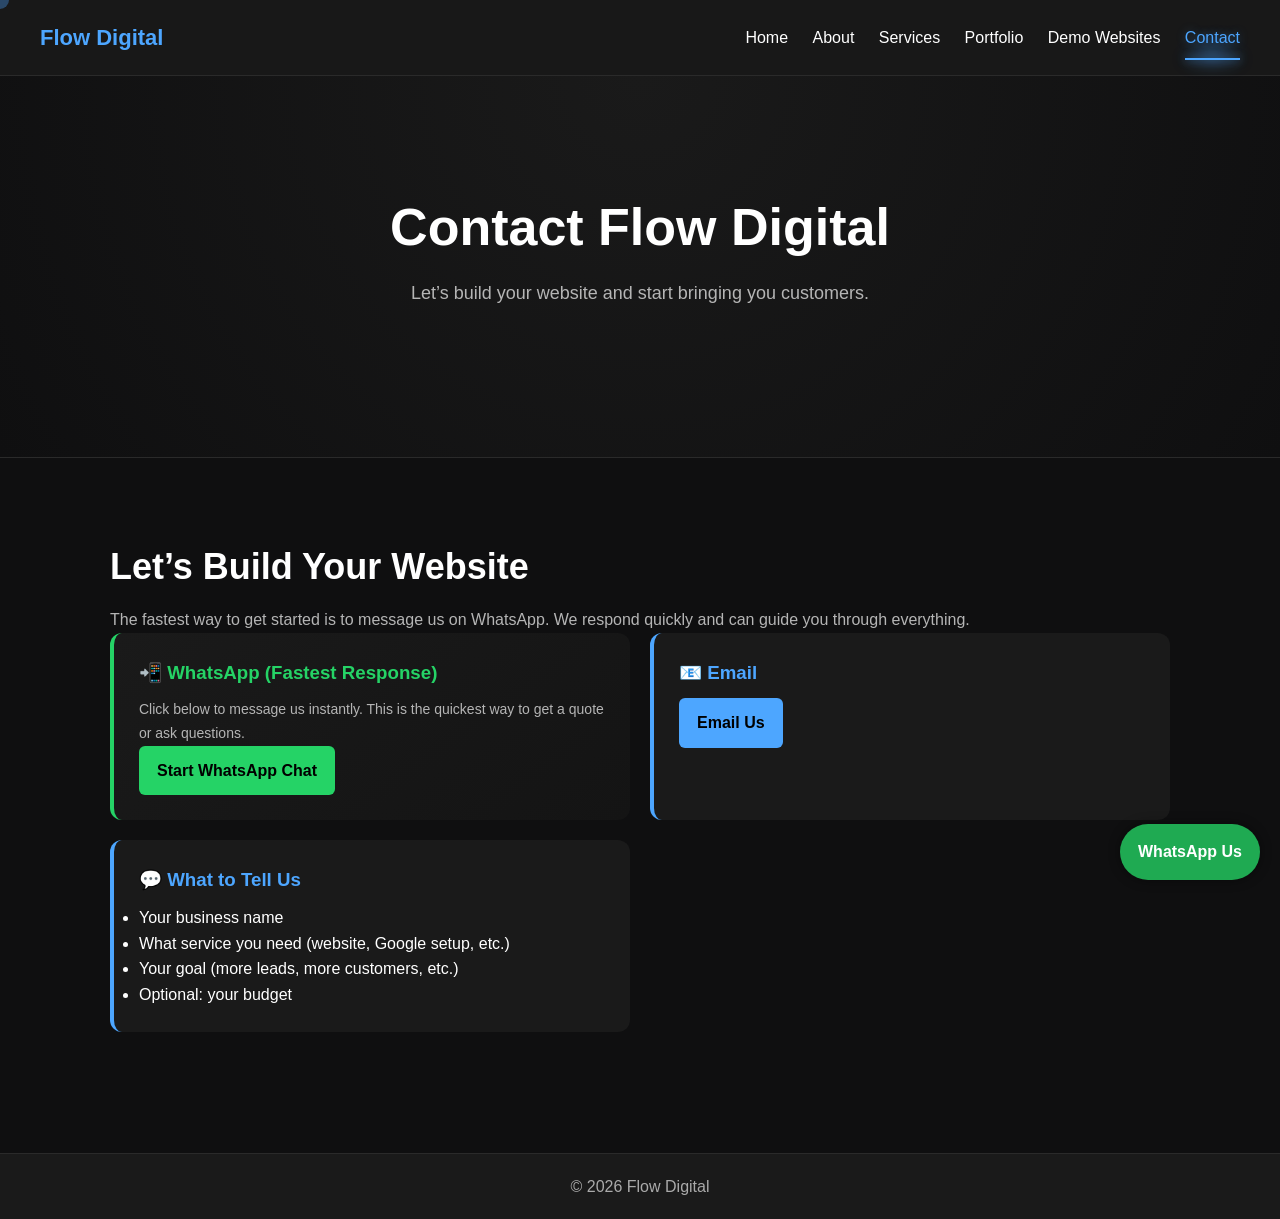
<file: contact.html>
<!DOCTYPE html>
<html lang="en">

<head>

    <!-- Charset -->
    <meta charset="UTF-8">

    <!-- Viewport -->
    <meta name="viewport" content="width=device-width, initial-scale=1.0">

    <!-- Title -->
    <title>Contact Flow Digital | Get a Website for Your Business</title>

    <!-- SEO -->
    <meta name="robots" content="index, follow">
    <meta name="description" content="Contact Flow Digital to get a professional website for your business. Start your project today and grow your online presence with fast, affordable, high-quality web design in South Africa.">

    <!-- Google Analytics -->
    <script async src="https://www.googletagmanager.com/gtag/js?id=G-6C0FP6ZLDT"></script>
    <script>
      window.dataLayer = window.dataLayer || [];
      function gtag(){dataLayer.push(arguments);}
      gtag('js', new Date());

      gtag('config', 'G-6C0FP6ZLDT');
    </script>

    <!-- CSS -->
    <link rel="stylesheet" href="style.css">

</head>

<body>
<div id="particle-container"></div>

<!-- NAVBAR -->
<nav>
    <div class="logo">Flow Digital</div>

    <div class="nav-links">
        <a href="index.html">Home</a>
        <a href="about.html">About</a>
        <a href="services.html">Services</a>
        <a href="portfolio.html">Portfolio</a>
        <a href="demo-websites.html">Demo Websites</a>
        <a href="contact.html">Contact</a>
    </div>
</nav>

<!-- HERO -->
<header class="hero">
    <h1>Contact Flow Digital</h1>
    <p>Let’s build your website and start bringing you customers.</p>
</header>

<main>

<section class="contact-section">

    <div class="contact-header">
        <h2>Let’s Build Your Website</h2>
        <p>
            The fastest way to get started is to message us on WhatsApp.
            We respond quickly and can guide you through everything.
        </p>
    </div>

    <div class="contact-grid">

        <!-- MAIN CTA -->
        <div class="contact-card highlight">

            <h3>📲 WhatsApp (Fastest Response)</h3>

            <p>
                Click below to message us instantly. This is the quickest way to get a quote
                or ask questions.
            </p>

           <a href="https://wa.me/27774631126?text=Hi%20Flow%20Digital%2C%20I%20would%20like%20to%20get%20a%20website%20or%20digital%20service.%0A%0AHere%20are%20my%20details%3A%0A%0A%F0%9F%93%8C%20Business%20Name%3A%0A%0A%F0%9F%9B%A0%EF%B8%8F%20Service%20Needed%20(Website%2C%20Google%20Setup%2C%20etc.)%3A%0A%0A%F0%9F%8E%AF%20Goal%20(More%20leads%2C%20more%20customers%2C%20etc.)%3A%0A%0A%F0%9F%92%B0%20Optional%20Budget%3A%0A%0AI%20look%20forward%20to%20your%20response." target="_blank">
    Start WhatsApp Chat
</a>

        </div>

        <!-- EMAIL -->
        <div class="contact-card">

            <h3>📧 Email</h3>
            <a href="mailto:pieterjordaan12345@gmail.com?subject=Website%20Build%20Request&body=Hi%20Flow%20Digital,%0A%0AI%20am%20interested%20in%20a%20website.%0AMy%20business%20is:%0AService%20needed:%0ABudget:%20[Optional]%0A">
    Email Us
</a>

        </div>

        <!-- WHAT TO SAY -->
        <div class="contact-card">

            <h3>💬 What to Tell Us</h3>

            <ul>
                <li>Your business name</li>
                <li>What service you need (website, Google setup, etc.)</li>
                <li>Your goal (more leads, more customers, etc.)</li>
                <li>Optional: your budget</li>
            </ul>

        </div>

    </div>

</section>

<!-- WHATSAPP FLOAT -->
<a href="https://wa.me/27774631126?text=Hi%20Flow%20Digital%2C%20I%20would%20like%20to%20get%20a%20website%20or%20digital%20service.%0A%0AHere%20are%20my%20details%3A%0A%0A%F0%9F%93%8C%20Business%20Name%3A%0A%0A%F0%9F%9B%A0%EF%B8%8F%20Service%20Needed%20(Website%2C%20Google%20Setup%2C%20etc.)%3A%0A%0A%F0%9F%8E%AF%20Goal%20(More%20leads%2C%20more%20customers%2C%20etc.)%3A%0A%0A%F0%9F%92%B0%20Optional%20Budget%3A%0A%0AI%20look%20forward%20to%20your%20response."
   class="whatsapp"
   target="_blank">
    WhatsApp Us
</a>

</main>

<!-- FOOTER -->
<footer>
    <p>© 2026 Flow Digital</p>
</footer>

<script src="script.js"></script>

</body>

</html>
</file>
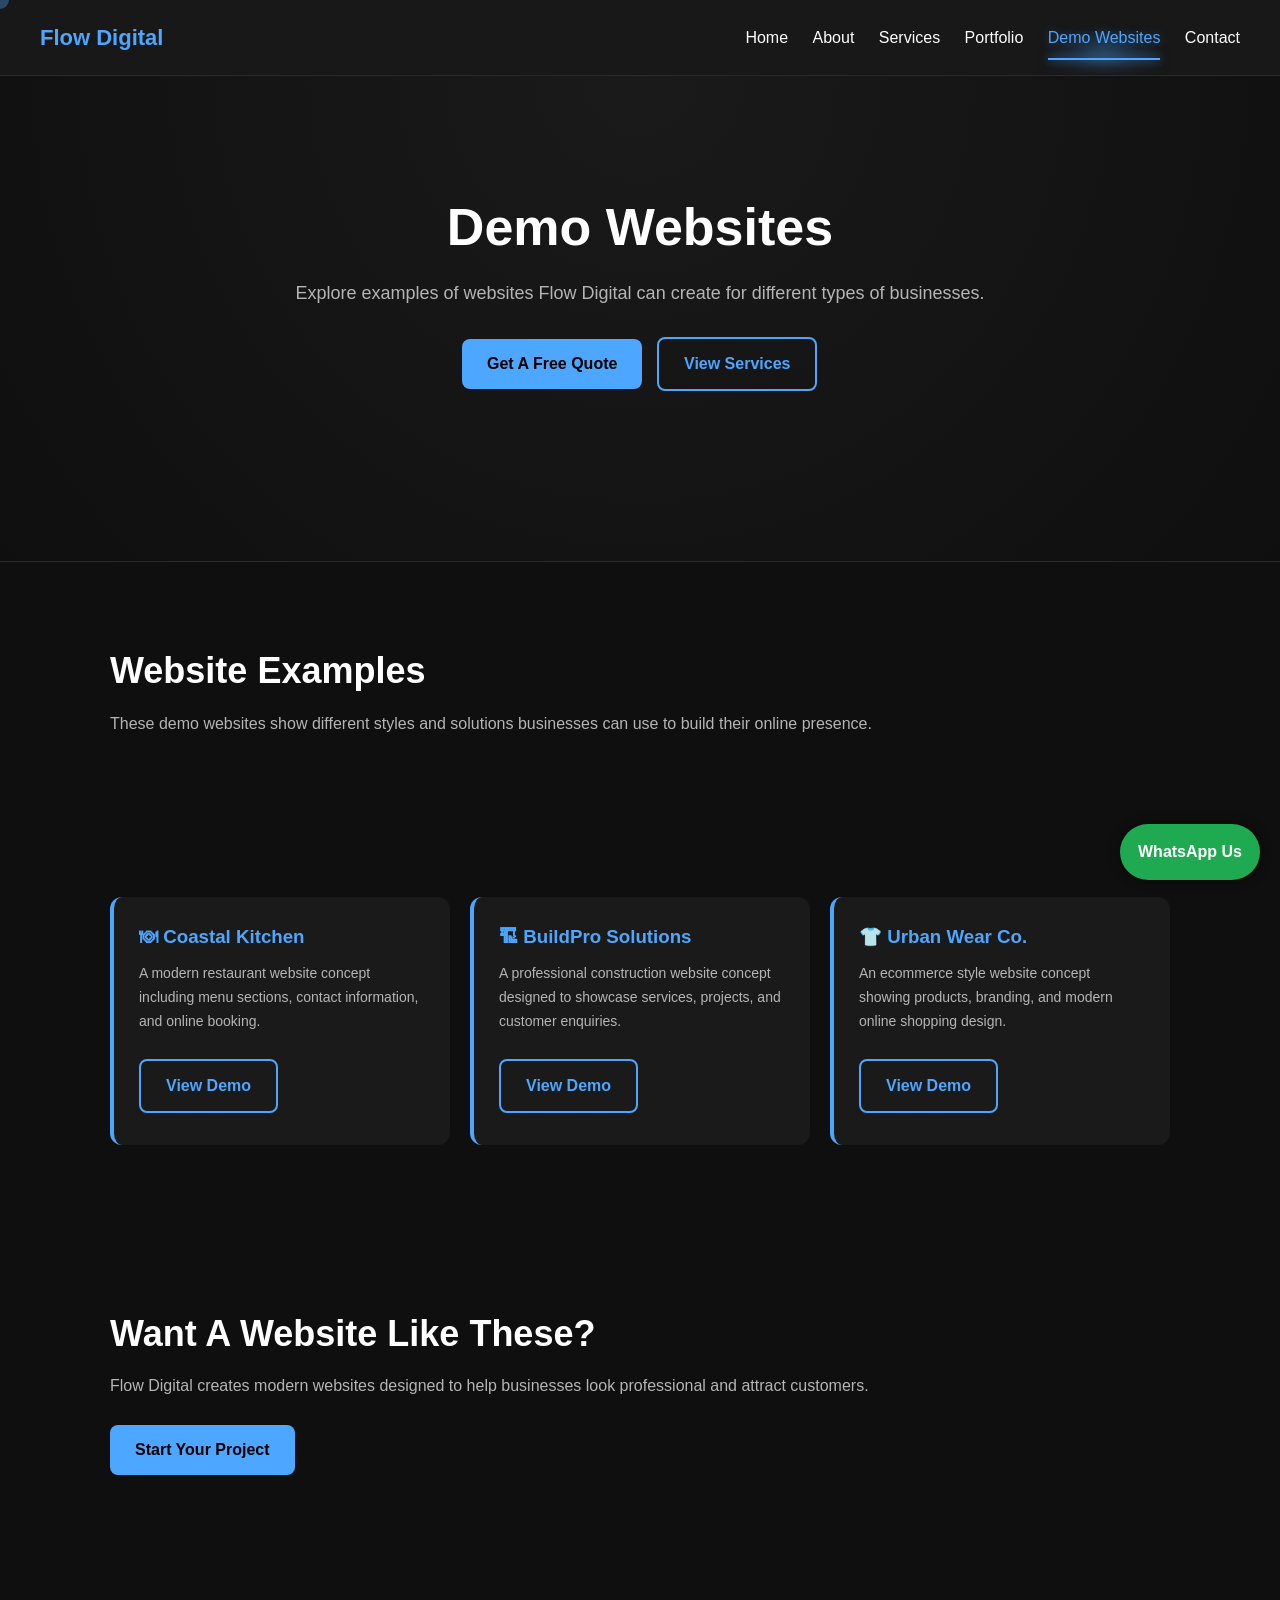
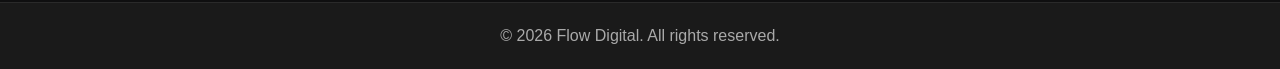
<file: demo-websites.html>
<!DOCTYPE html>
<html lang="en">

<head>

<meta charset="UTF-8">

<meta name="viewport" content="width=device-width, initial-scale=1.0">

<title>Demo Websites | Flow Digital</title>

<meta name="description" content="Explore demo websites created by Flow Digital to showcase modern website designs for different businesses.">

<link rel="stylesheet" href="style.css">

</head>


<body>


<div id="particle-container"></div>


<!-- NAVIGATION -->
<nav>

<div class="logo">
Flow Digital
</div>


<div class="nav-links">

<a href="index.html">Home</a>
<a href="about.html">About</a>
<a href="services.html">Services</a>
<a href="portfolio.html">Portfolio</a>
<a href="demo-websites.html">Demo Websites</a>
<a href="contact.html">Contact</a>

</div>

</nav>



<!-- HERO -->

<header class="hero">

<div class="hero-content">


<h1>Demo Websites</h1>


<p>
Explore examples of websites Flow Digital can create
for different types of businesses.
</p>


<div class="hero-buttons">

<a href="contact.html" class="btn">
Get A Free Quote
</a>


<a href="services.html" class="btn secondary">
View Services
</a>


</div>


</div>

</header>

<main>

<!-- DEMO INTRO -->

<section class="section">


<div class="section-header">


<h2>Website Examples</h2>


<p>
These demo websites show different styles and solutions
businesses can use to build their online presence.
</p>


</div>


</section>





<!-- DEMO WEBSITES -->


<section class="what-we-do">


<div class="services-grid">



<div class="service-box">


<h3>🍽 Coastal Kitchen</h3>


<p>
A modern restaurant website concept including
menu sections, contact information, and online booking.
</p>


<br>


<a href="Demos/Coastal Kitchen Demo/index.html" class="btn secondary">
View Demo
</a>


</div>





<div class="service-box">


<h3>🏗 BuildPro Solutions</h3>


<p>
A professional construction website concept designed
to showcase services, projects, and customer enquiries.
</p>


<br>


<a href="Demos/Build Pro/index.html" class="btn secondary">
View Demo
</a>


</div>






<div class="service-box">


<h3>👕 Urban Wear Co.</h3>


<p>
An ecommerce style website concept showing products,
branding, and modern online shopping design.
</p>


<br>


<a href="Demos/Urban Wear/index.html" class="btn secondary">
View Demo
</a>


</div>



</div>


</section>






<!-- CTA -->

<section class="section">


<h2>Want A Website Like These?</h2>


<p>
Flow Digital creates modern websites designed
to help businesses look professional and attract customers.
</p>


<br>


<a href="contact.html" class="btn">
Start Your Project
</a>


</section>

</main>

<footer>

<p>
© 2026 Flow Digital. All rights reserved.
</p>

</footer>





<a href="https://wa.me/27774631126"
class="whatsapp"
target="_blank">

WhatsApp Us

</a>



<script src="script.js"></script>


</body>

</html>
</file>
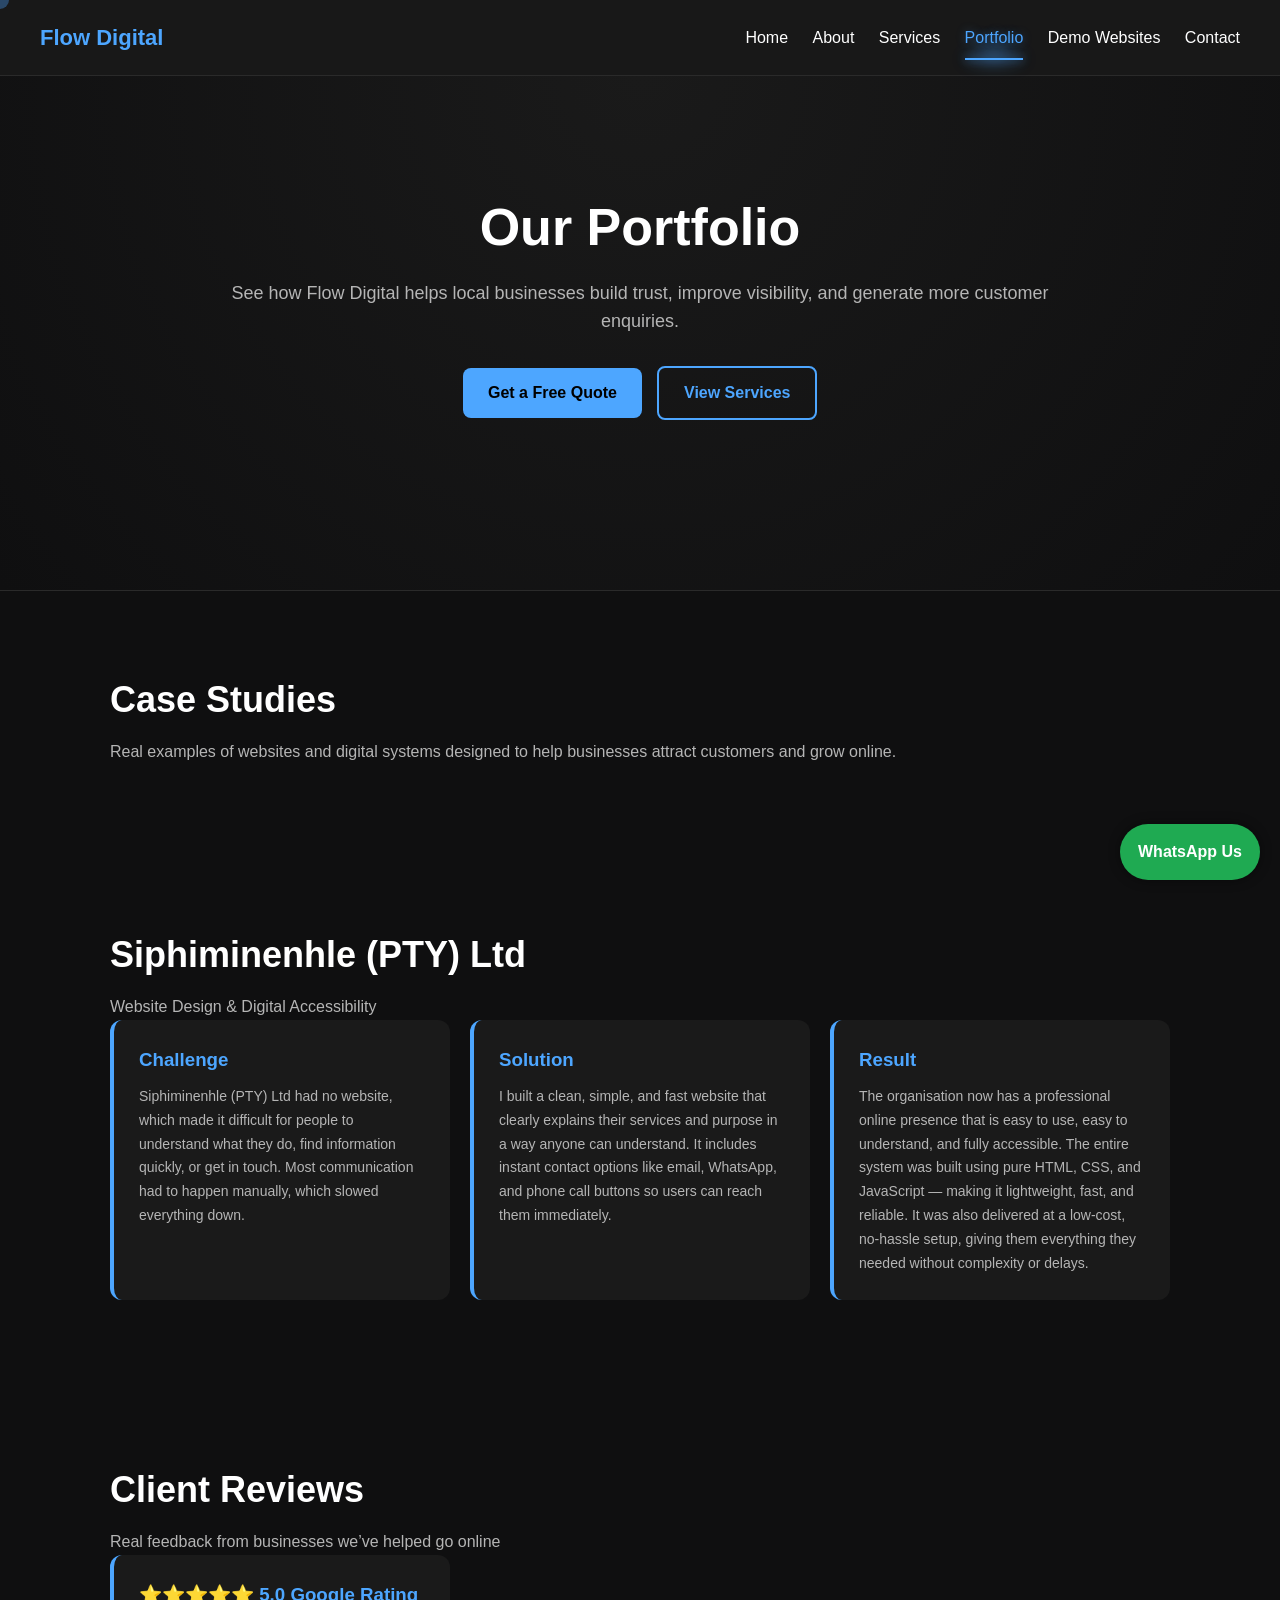
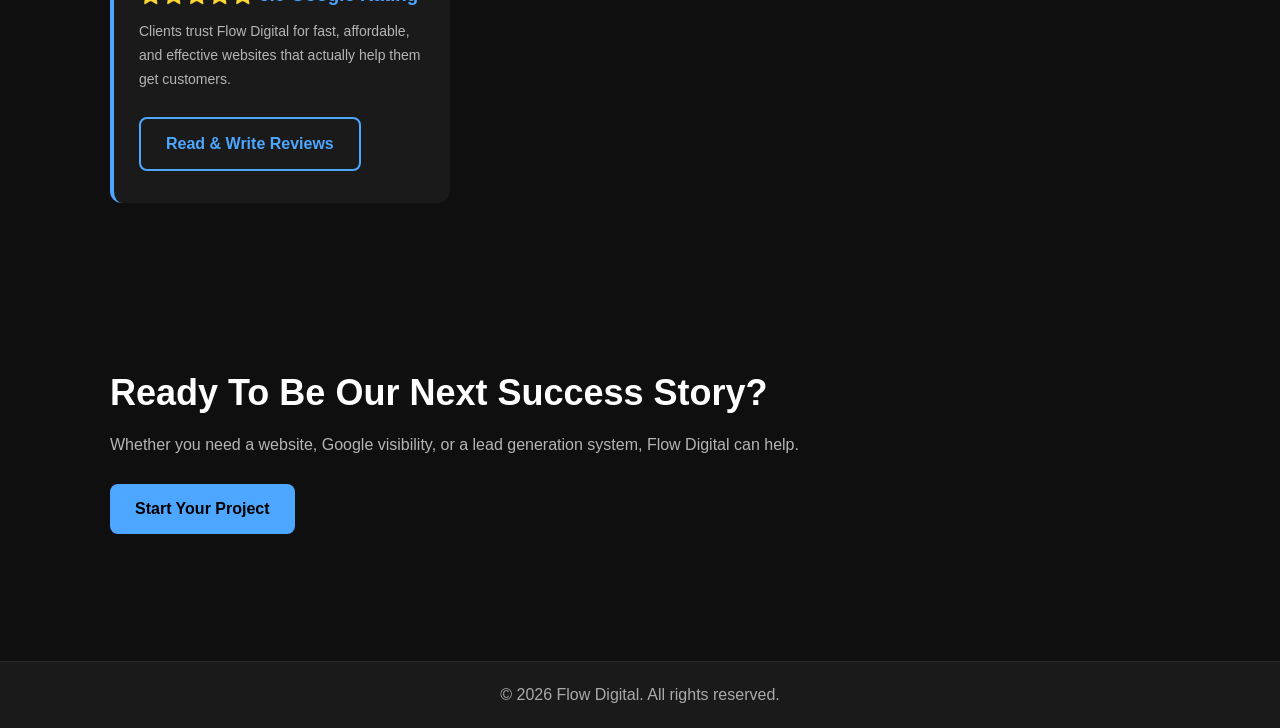
<file: portfolio.html>
<!DOCTYPE html>
<html lang="en">

<head>

    <!-- Charset -->
    <meta charset="UTF-8">

    <!-- Viewport -->
    <meta name="viewport" content="width=device-width, initial-scale=1.0">

    <!-- Title -->
    <title>Our Portfolio | Website Design Projects by Flow Digital</title>

    <!-- SEO -->
    <meta name="description" content="View real website design projects by Flow Digital. Explore high-converting websites built for South African businesses focused on leads, performance, and modern design.">

    <!-- Google tag (gtag.js) -->
<script async src="https://www.googletagmanager.com/gtag/js?id=G-6C0FP6ZLDT"></script>
<script>
  window.dataLayer = window.dataLayer || [];
  function gtag(){dataLayer.push(arguments);}
  gtag('js', new Date());

  gtag('config', 'G-6C0FP6ZLDT');
</script>

    <!-- CSS -->
    <link rel="stylesheet" href="style.css">

</head>

<body>

<div id="particle-container"></div>

    <!-- NAVIGATION -->
    <nav>
        <div class="logo">
            Flow Digital
        </div>

        <div class="nav-links">
            <a href="index.html">Home</a>
            <a href="about.html">About</a>
            <a href="services.html">Services</a>
            <a href="portfolio.html">Portfolio</a>
            <a href="demo-websites.html">Demo Websites</a>
            <a href="contact.html">Contact</a>
        </div>
    </nav>

    <!-- HERO -->
    <header class="hero">

        <div class="hero-content">

            <h1>Our Portfolio</h1>

            <p>
                See how Flow Digital helps local businesses build trust,
                improve visibility, and generate more customer enquiries.
            </p>

            <div class="hero-buttons">
                <a href="contact.html" class="btn">Get a Free Quote</a>
                <a href="services.html" class="btn secondary">View Services</a>
            </div>

        </div>

    </header>

    <main>

    <!-- PORTFOLIO INTRO -->
    <section class="section">

        <div class="section-header">
            <h2>Case Studies</h2>
            <p>
                Real examples of websites and digital systems designed to help businesses
                attract customers and grow online.
            </p>
        </div>

    </section>

   <!-- PROJECT 1 -->
<section class="what-we-do">

    <div class="section-header">
        <h2>Siphiminenhle (PTY) Ltd</h2>
        <p>Website Design & Digital Accessibility</p>
    </div>

    <div class="services-grid">

        <div class="service-box">
            <h3>Challenge</h3>
            <p>
                Siphiminenhle (PTY) Ltd had no website, which made it difficult for people to understand what they do,
                find information quickly, or get in touch. Most communication had to happen manually, which slowed everything down.
            </p>
        </div>

        <div class="service-box">
            <h3>Solution</h3>
            <p>
                I built a clean, simple, and fast website that clearly explains their services and purpose in a way anyone can understand.
                It includes instant contact options like email, WhatsApp, and phone call buttons so users can reach them immediately.
            </p>
        </div>

        <div class="service-box">
            <h3>Result</h3>
            <p>
                The organisation now has a professional online presence that is easy to use, easy to understand, and fully accessible.
                The entire system was built using pure HTML, CSS, and JavaScript — making it lightweight, fast, and reliable.
                It was also delivered at a low-cost, no-hassle setup, giving them everything they needed without complexity or delays.
            </p>
        </div>

    </div>

</section>

<!-- ⭐ REVIEW SUMMARY SECTION (NEW) -->
<section class="what-we-do">

    <div class="section-header">
        <h2>Client Reviews</h2>
        <p>Real feedback from businesses we’ve helped go online</p>
    </div>

    <div class="services-grid">

        <div class="service-box">

            <h3>⭐⭐⭐⭐⭐ 5.0 Google Rating</h3>

            <p>
                Clients trust Flow Digital for fast, affordable, and effective websites that actually help them get customers.
            </p>

            <br>

            <a href="https://g.page/r/CZzmmQ6vV5kZEBM/review"
               target="_blank"
               class="btn secondary">
                Read & Write Reviews
            </a>

        </div>

    </div>

</section>

    <!-- CTA -->
    <section class="section">

        <h2>Ready To Be Our Next Success Story?</h2>

        <p>
            Whether you need a website, Google visibility,
            or a lead generation system, Flow Digital can help.
        </p>

        <br>

        <a href="contact.html" class="btn">Start Your Project</a>

    </section>

    </main>

    <!-- FOOTER -->
    <footer>
        <p>© 2026 Flow Digital. All rights reserved.</p>
    </footer>

    <!-- WHATSAPP BUTTON -->
    <a href="https://wa.me/27774631126"
       class="whatsapp"
       target="_blank">
        WhatsApp Us
    </a>

    <script src="script.js"></script>

</body>

</html>
</file>
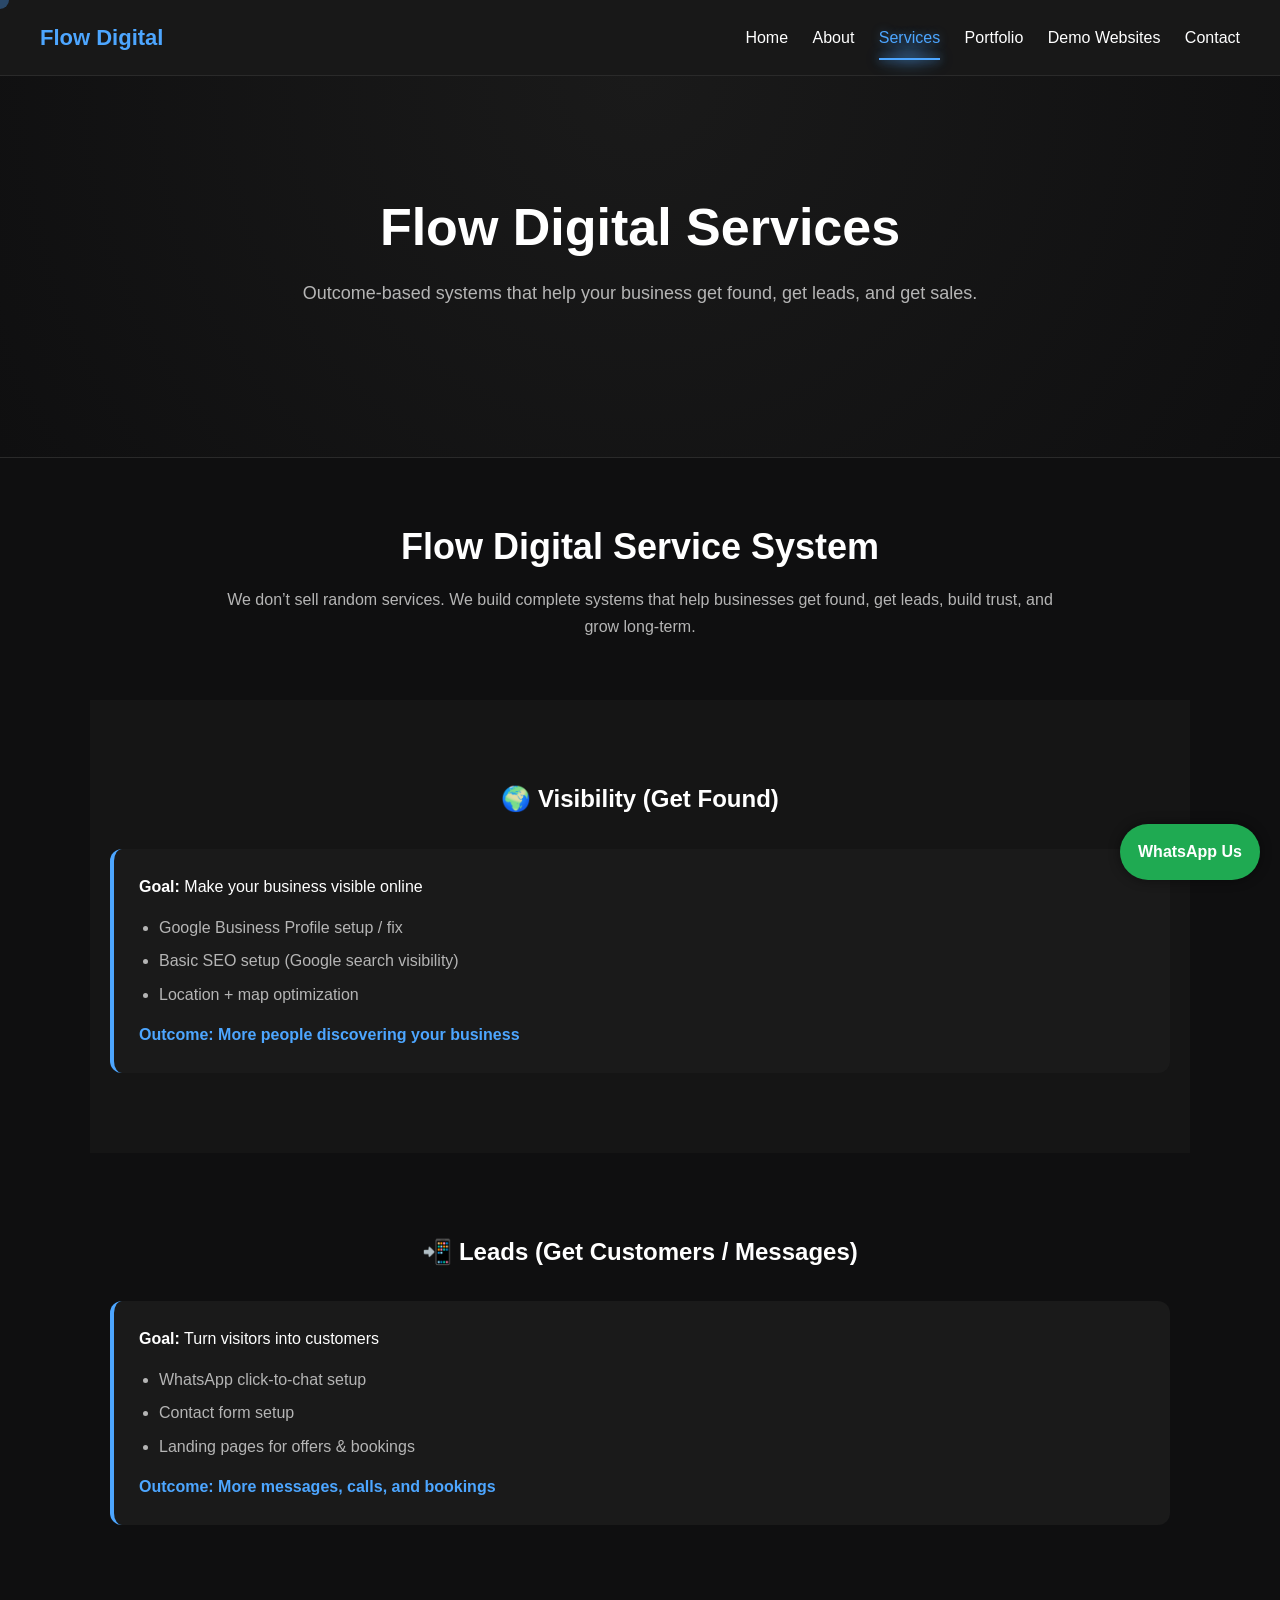
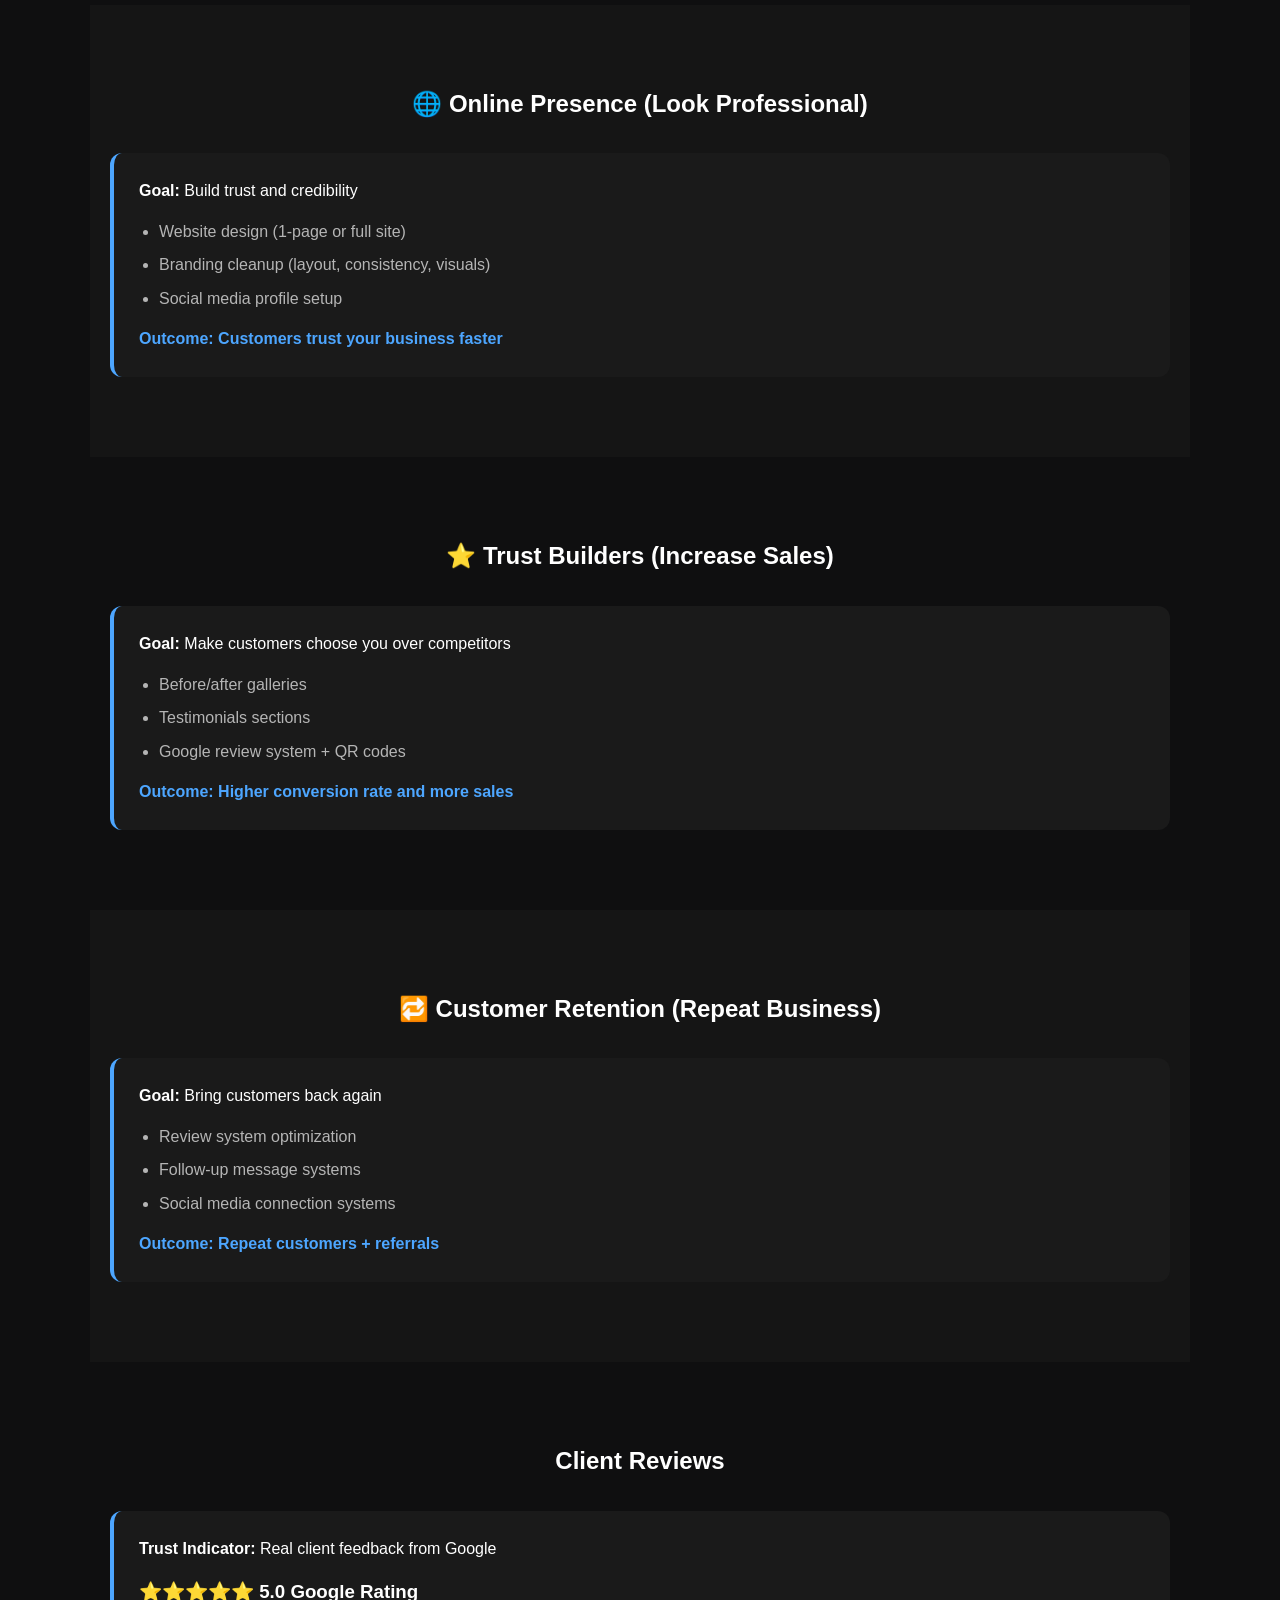
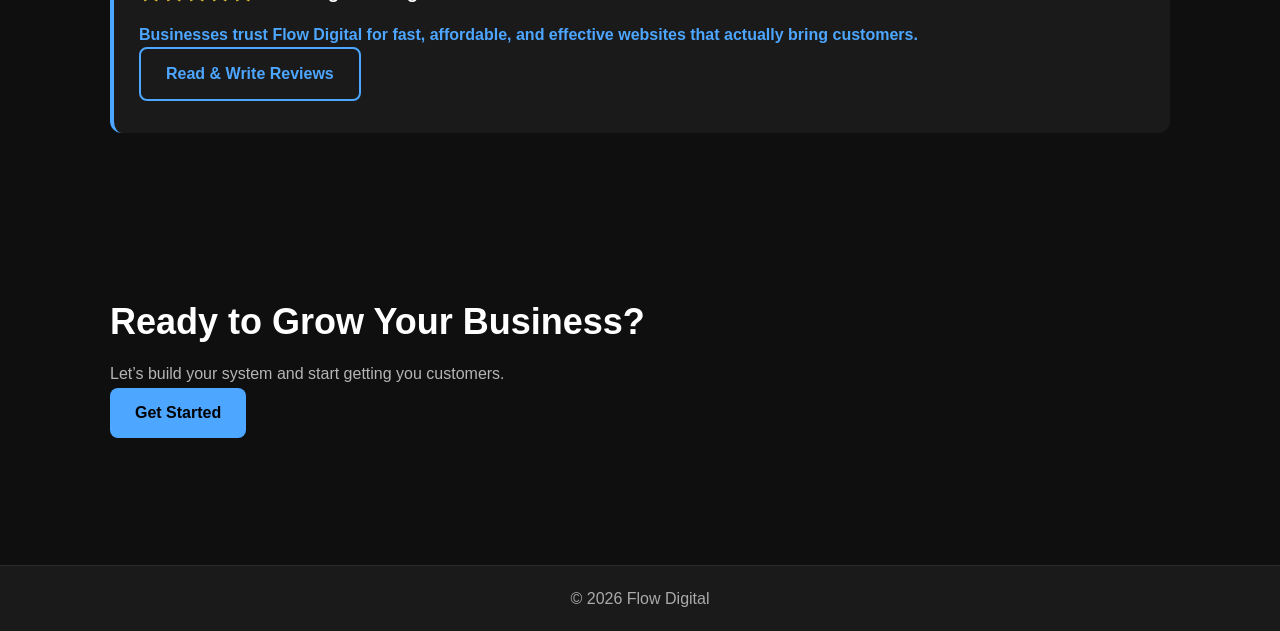
<file: services.html>
<!DOCTYPE html>
<html lang="en">

<head>

  <!-- Google tag (gtag.js) -->
  <script async src="https://www.googletagmanager.com/gtag/js?id=G-6C0FP6ZLDT"></script>
  <script>
    window.dataLayer = window.dataLayer || [];
    function gtag(){dataLayer.push(arguments);}
    gtag('js', new Date());

    gtag('config', 'G-6C0FP6ZLDT');
  </script>

  <!-- Charset -->
  <meta charset="UTF-8">

  <!-- Viewport -->
  <meta name="viewport" content="width=device-width, initial-scale=1.0">

  <!-- Title -->
  <title>Website Design, SEO & Digital Solutions | Flow Digital</title>

  <!-- SEO -->
  <meta name="robots" content="index, follow">
  <meta name="description" content="Flow Digital offers website design, SEO services, and digital solutions that help businesses get more customers through high-converting, mobile-friendly websites in South Africa.">

  <!-- CSS -->
  <link rel="stylesheet" href="style.css">

</head>

<body>
<div id="particle-container"></div>

<!-- NAVBAR -->
<nav>
    <div class="logo">Flow Digital</div>

    <div class="nav-links">
        <a href="index.html">Home</a>
        <a href="about.html">About</a>
        <a href="services.html">Services</a>
        <a href="portfolio.html">Portfolio</a>
        <a href="demo-websites.html">Demo Websites</a>
        <a href="contact.html">Contact</a>
    </div>
</nav>

<!-- HERO -->
<header class="hero">
    <h1>Flow Digital Services</h1>
    <p>Outcome-based systems that help your business get found, get leads, and get sales.</p>
</header>

<main>

<section class="services-intro">
    <h2>Flow Digital Service System</h2>
    <p>
        We don’t sell random services. We build complete systems that help businesses
        get found, get leads, build trust, and grow long-term.
    </p>
</section>

<!-- 1 VISIBILITY -->
<section class="service-block dark">

    <h2>🌍 Visibility (Get Found)</h2>

    <div class="service-card">
        <p class="goal"><b>Goal:</b> Make your business visible online</p>

        <ul>
            <li>Google Business Profile setup / fix</li>
            <li>Basic SEO setup (Google search visibility)</li>
            <li>Location + map optimization</li>
        </ul>

        <p class="result">Outcome: More people discovering your business</p>
    </div>

</section>

<!-- 2 LEADS -->
<section class="service-block">

    <h2>📲 Leads (Get Customers / Messages)</h2>

    <div class="service-card">
        <p class="goal"><b>Goal:</b> Turn visitors into customers</p>

        <ul>
            <li>WhatsApp click-to-chat setup</li>
            <li>Contact form setup</li>
            <li>Landing pages for offers & bookings</li>
        </ul>

        <p class="result">Outcome: More messages, calls, and bookings</p>
    </div>

</section>

<!-- 3 ONLINE PRESENCE -->
<section class="service-block dark">

    <h2>🌐 Online Presence (Look Professional)</h2>

    <div class="service-card">
        <p class="goal"><b>Goal:</b> Build trust and credibility</p>

        <ul>
            <li>Website design (1-page or full site)</li>
            <li>Branding cleanup (layout, consistency, visuals)</li>
            <li>Social media profile setup</li>
        </ul>

        <p class="result">Outcome: Customers trust your business faster</p>
    </div>

</section>

<!-- 4 TRUST -->
<section class="service-block">

    <h2>⭐ Trust Builders (Increase Sales)</h2>

    <div class="service-card">
        <p class="goal"><b>Goal:</b> Make customers choose you over competitors</p>

        <ul>
            <li>Before/after galleries</li>
            <li>Testimonials sections</li>
            <li>Google review system + QR codes</li>
        </ul>

        <p class="result">Outcome: Higher conversion rate and more sales</p>
    </div>

</section>

<!-- 5 RETENTION -->
<section class="service-block dark">

    <h2>🔁 Customer Retention (Repeat Business)</h2>

    <div class="service-card">
        <p class="goal"><b>Goal:</b> Bring customers back again</p>

        <ul>
            <li>Review system optimization</li>
            <li>Follow-up message systems</li>
            <li>Social media connection systems</li>
        </ul>

        <p class="result">Outcome: Repeat customers + referrals</p>
    </div>

</section>

<!-- ⭐ REVIEW SUMMARY SECTION (NEW) -->
<section class="service-block">

    <h2>Client Reviews</h2>

    <div class="service-card">

        <p class="goal"><b>Trust Indicator:</b> Real client feedback from Google</p>

        <h3>⭐⭐⭐⭐⭐ 5.0 Google Rating</h3>

        <p class="result">
            Businesses trust Flow Digital for fast, affordable, and effective websites that actually bring customers.
        </p>

        <a href="https://g.page/r/CZzmmQ6vV5kZEBM/review"
           target="_blank"
           class="btn secondary">
            Read & Write Reviews
        </a>

    </div>

</section>

<!-- CTA -->
<section class="section">
    <h2>Ready to Grow Your Business?</h2>
    <p>Let’s build your system and start getting you customers.</p>

    <a href="contact.html" class="btn">Get Started</a>
</section>

<!-- WHATSAPP -->
<a href="https://wa.me/27774631126?text=Hi%20Flow%20Digital%2C%20I%20would%20like%20to%20get%20a%20website%20or%20digital%20service.%0A%0AHere%20are%20my%20details%3A%0A%0A%F0%9F%93%8C%20Business%20Name%3A%0A%0A%F0%9F%9B%A0%EF%B8%8F%20Service%20Needed%20(Website%2C%20Google%20Setup%2C%20etc.)%3A%0A%0A%F0%9F%8E%AF%20Goal%20(More%20leads%2C%20more%20customers%2C%20etc.)%3A%0A%0A%F0%9F%92%B0%20Optional%20Budget%3A%0A%0AI%20look%20forward%20to%20your%20response."
   class="whatsapp"
   target="_blank">
    WhatsApp Us
</a>

</main>

<!-- FOOTER -->
<footer>
    <p>© 2026 Flow Digital</p>
</footer>

<script src="script.js"></script>

</body>

</html>
</file>
<file: style.css>
/* =========================================================
   FLOW DIGITAL - OPTIMIZED PREMIUM THEME SYSTEM
   Grey / Black / White / Light Blue
   Optimized For:
   - Premium animations
   - Particle system
   - Snap scrolling
   - 3D effects
   - Smooth interactions
========================================================= */


/* =========================================================
   1. GLOBAL RESET
========================================================= */

* {
    margin: 0;
    padding: 0;
    box-sizing: border-box;
}

html {
    scroll-behavior: smooth;
}

body {
    font-family: Arial, sans-serif;
    background-color: #0f0f10;
    color: #ffffff;
    line-height: 1.6;
    overflow-x: hidden;

    scroll-snap-type: y mandatory;

    -webkit-font-smoothing: antialiased;
    text-rendering: optimizeLegibility;
}


/* =========================================================
   2. PARTICLE BACKGROUND SUPPORT
========================================================= */

#particle-container {
    position: fixed;
    inset: 0;
    width: 100%;
    height: 100%;
    z-index: -1;
    overflow: hidden;
    pointer-events: none;
}

.particle {
    position: absolute;
    bottom: 0;
    width: 4px;
    height: 4px;
    border-radius: 50%;
    background: rgba(77, 166, 255, 0.35);
    animation: floatUp linear forwards;
    will-change: transform, opacity;
}

@keyframes floatUp {

    from {
        transform: translateY(100vh);
        opacity: 0;
    }

    20% {
        opacity: 0.7;
    }

    to {
        transform: translateY(-10vh);
        opacity: 0;
    }
}


/* =========================================================
   3. GLOBAL ANIMATION STATES
========================================================= */

.hidden {
    opacity: 0;
    transform: translateY(40px);
}

.show {
    opacity: 1;
    transform: translateY(0);
    transition:
        opacity 0.7s cubic-bezier(0.2, 0.8, 0.2, 1),
        transform 0.7s cubic-bezier(0.2, 0.8, 0.2, 1);
}


/* =========================================================
   4. NAVBAR
========================================================= */

nav {
    display: flex;
    justify-content: space-between;
    align-items: center;

    padding: 20px 40px;

    background: rgba(26, 26, 26, 0.85);

    backdrop-filter: blur(12px);

    position: sticky;
    top: 0;

    z-index: 1000;

    border-bottom: 1px solid #2a2a2a;
}

.logo {
    font-size: 22px;
    font-weight: bold;
    color: #4da6ff;
}

.nav-links a {
    color: #ffffff;
    text-decoration: none;
    margin-left: 20px;

    transition:
        color 0.3s ease,
        transform 0.3s ease;
}

.nav-links a:hover {
    color: #4da6ff;
    transform: translateY(-2px);
}


/* =========================================================
   5. HERO SECTION
========================================================= */

.hero {
    padding: 120px 20px;
    text-align: center;

    background:
        radial-gradient(circle at top,
        #1a1a1a,
        #0f0f10);

    border-bottom: 1px solid #2a2a2a;

    position: relative;
    overflow: hidden;
}

.hero-content {
    max-width: 900px;
    margin: auto;
    position: relative;
    z-index: 2;
}

.hero h1 {
    font-size: 52px;
    line-height: 1.2;
    margin-bottom: 20px;
    color: #ffffff;
}

.hero p {
    font-size: 18px;
    color: #b5b5b5;
    margin-bottom: 30px;
    padding: 0 10px;
}


/* =========================================================
   6. HERO BUTTONS
========================================================= */

.hero-buttons {
    display: flex;
    justify-content: center;
    align-items: center;
    gap: 15px;

    flex-wrap: wrap;

    margin-bottom: 50px;
}

.btn {
    display: inline-block;

    padding: 12px 25px;

    background-color: #4da6ff;

    color: #000;
    text-decoration: none;
    font-weight: bold;

    border-radius: 8px;

    border: none;
    cursor: pointer;

    position: relative;
    overflow: hidden;

    transition:
        background-color 0.3s ease,
        transform 0.3s ease,
        box-shadow 0.3s ease;

    will-change: transform;
}

.btn:hover {
    background-color: #2f8cff;

    transform: translateY(-2px) scale(1.05);

    box-shadow:
        0 10px 20px rgba(77, 166, 255, 0.25);
}

.btn.secondary {
    background: transparent;
    border: 2px solid #4da6ff;
    color: #4da6ff;
}

.btn.secondary:hover {
    background-color: #4da6ff;
    color: #000;
}


/* =========================================================
   7. HERO STATS
========================================================= */

.hero-stats {
    display: flex;
    justify-content: center;
    gap: 20px;

    flex-wrap: wrap;
}

.stat-box {
    background-color: #1a1a1a;

    padding: 15px 25px;

    border-radius: 12px;

    border-left: 3px solid #4da6ff;

    min-width: 160px;

    transition:
        transform 0.3s ease,
        box-shadow 0.3s ease;

    will-change: transform;
}

.stat-box:hover {
    transform: translateY(-5px);

    box-shadow:
        0 10px 20px rgba(77, 166, 255, 0.2);
}

.stat-box h3 {
    color: #4da6ff;
    margin-bottom: 5px;
}

.stat-box p {
    color: #b5b5b5;
    font-size: 14px;
}


/* =========================================================
   8. GLOBAL SECTIONS
========================================================= */

.section,
.about-preview,
.what-we-do,
.who-we-are,
.why-different,
.service-block,
.contact-section {
    padding: 80px 20px;

    max-width: 1100px;

    margin: auto;

    scroll-snap-align: start;
    scroll-snap-stop: always;
}

.section h2,
.about-header h2,
.section-header h2,
.who-header h2,
.why-header h2,
.services-intro h2,
.contact-header h2 {
    font-size: 36px;
    margin-bottom: 10px;
    color: #ffffff;
}

.section p,
.about-header p,
.section-header p,
.who-header p,
.why-header p,
.services-intro p,
.contact-header p {
    color: #b5b5b5;
    line-height: 1.7;
}

.section.dark,
.service-block.dark {
    background-color: #151515;
}


/* =========================================================
   9. GRID SYSTEMS
========================================================= */

.about-grid,
.services-grid,
.why-grid,
.contact-grid {
    display: grid;
    gap: 20px;
}

.about-grid,
.services-grid,
.why-grid {
    grid-template-columns: repeat(3, 1fr);
}

.contact-grid {
    grid-template-columns: repeat(2, 1fr);
}


/* =========================================================
   10. PREMIUM CARD SYSTEM
========================================================= */

.card,
.about-card,
.service-box,
.service-card,
.why-card,
.contact-card,
.who-card,
.stat-box {
    background-color: #1a1a1a;

    border-radius: 12px;

    border-left: 4px solid #4da6ff;

    transition:
        transform 0.3s ease,
        box-shadow 0.3s ease,
        border-color 0.3s ease;

    will-change: transform;

    transform-style: preserve-3d;
}

.card,
.about-card,
.service-box,
.service-card,
.why-card,
.contact-card {
    padding: 25px;
}

.who-card {
    padding: 35px;
}

.card:hover,
.about-card:hover,
.service-box:hover,
.service-card:hover,
.why-card:hover,
.contact-card:hover,
.who-card:hover {
    transform: translateY(-8px);

    box-shadow:
        0 10px 25px rgba(77, 166, 255, 0.2);
}


/* =========================================================
   11. CARD TYPOGRAPHY
========================================================= */

.about-card h3,
.service-box h3,
.why-card h3,
.contact-card h3 {
    color: #4da6ff;
    margin-bottom: 10px;
}

.about-card p,
.service-box p,
.why-card p,
.contact-card p,
.who-card p {
    color: #b5b5b5;
    line-height: 1.7;
    font-size: 14px;
}


/* =========================================================
   12. CONTACT SECTION
========================================================= */

.contact-card.highlight {
    border-left: 4px solid #25D366;

    background:
        linear-gradient(145deg,
        #1a1a1a,
        #141414);
}

.contact-card.highlight h3 {
    color: #25D366;
}

.contact-card a {
    display: inline-block;

    padding: 12px 18px;

    background-color: #4da6ff;

    color: #000;

    text-decoration: none;
    font-weight: bold;

    border-radius: 6px;

    transition:
        transform 0.3s ease,
        background-color 0.3s ease;
}

.contact-card a:hover {
    background-color: #2f8cff;
    transform: scale(1.05);
}

.contact-card.highlight a {
    background-color: #25D366;
}

.contact-card.highlight a:hover {
    background-color: #1ebe5d;
}


/* =========================================================
   13. SERVICES PAGE
========================================================= */

.services-intro {
    text-align: center;
    padding: 60px 20px;
    max-width: 900px;
    margin: auto;
}

.service-block h2 {
    text-align: center;
    margin-bottom: 30px;
}

.goal {
    color: #ffffff;
    margin-bottom: 15px;
}

.result {
    margin-top: 15px;
    color: #4da6ff;
    font-weight: bold;
}

.service-card ul {
    margin-left: 20px;
    color: #b5b5b5;
}

.service-card ul li {
    margin-bottom: 8px;
}


/* =========================================================
   14. FOOTER
========================================================= */

footer {
    text-align: center;

    padding: 20px;

    background-color: #1a1a1a;

    color: #aaa;

    margin-top: 40px;

    border-top: 1px solid #2a2a2a;
}


/* =========================================================
   15. WHATSAPP FLOAT BUTTON
========================================================= */

.whatsapp {
    position: fixed;
    bottom: 20px;
    right: 20px;

    /* slightly adjusted green for better contrast */
    background-color: #1faa52;

    color: #ffffff;

    padding: 15px 18px;

    border-radius: 50px;

    text-decoration: none;
    font-weight: 600;

    /* stronger contrast shadow (helps Lighthouse readability check) */
    box-shadow: 0 0 12px rgba(0, 0, 0, 0.45);

    z-index: 999;

    transition:
        transform 0.3s ease,
        box-shadow 0.3s ease,
        filter 0.2s ease;
}

.whatsapp:hover {
    transform: scale(1.1);

    /* improves visual clarity without changing brand feel */
    filter: brightness(1.08);

    box-shadow: 0 0 20px rgba(0, 0, 0, 0.5);
}


/* =========================================================
   16. RIPPLE ANIMATION
========================================================= */

@keyframes ripple {
    to {
        transform: scale(6);
        opacity: 0;
    }
}


/* =========================================================
   17. MOBILE RESPONSIVE
========================================================= */

@media (max-width: 900px) {

    .about-grid,
    .services-grid,
    .why-grid,
    .contact-grid {
        grid-template-columns: 1fr;
    }
}

@media (max-width: 768px) {

    nav {
        flex-direction: column;
        text-align: center;
    }

    .nav-links {
        margin-top: 10px;
    }

    .hero {
        padding: 100px 20px;
    }

    .hero h1 {
        font-size: 32px;
    }

    .hero p {
        font-size: 16px;
    }

    .hero-buttons {
        flex-direction: column;
        align-items: center;
    }

    .section h2,
    .about-header h2,
    .section-header h2,
    .who-header h2,
    .why-header h2,
    .services-intro h2,
    .contact-header h2 {
        font-size: 28px;
    }

    .stat-box {
        width: 100%;
        text-align: center;
    }

    .contact-card {
        text-align: center;
    }

    .who-card {
        padding: 25px;
    }
}
/* =========================================================
   NAV ACTIVE PAGE SYSTEM (FIXED BEHAVIOR)
   - Active underline ALWAYS visible
   - Hover is separate
   - Glow only on active page
========================================================= */

.nav-links a {
    position: relative;
    padding-bottom: 8px;
    transition: color 0.3s ease;
}

/* =========================
   BASE UNDERLINE (OFF STATE)
   ========================= */

.nav-links a::after {
    content: "";
    position: absolute;
    left: 0;
    bottom: -6px;
    width: 0%;
    height: 2px;
    background-color: #4da6ff;
    transition: width 0.3s ease;
    opacity: 0.6;
}

/* Hover effect ONLY */
.nav-links a:hover::after {
    width: 100%;
}

/* =========================
   ACTIVE PAGE (ALWAYS ON)
   ========================= */

.nav-links a.active {
    color: #4da6ff;
    text-shadow: 0 0 10px rgba(77, 166, 255, 0.35);
}

/* Permanent underline for active page */
.nav-links a.active::after {
    width: 100%;

    opacity: 1;

    box-shadow:
        0 0 8px rgba(77, 166, 255, 0.6),
        0 0 18px rgba(77, 166, 255, 0.35);
}

/* Glow projection above line */
.nav-links a.active::before {
    content: "";
    position: absolute;

    left: 50%;
    transform: translateX(-50%);

    bottom: -10px;

    width: 140%;
    height: 22px;

    background: radial-gradient(
        circle,
        rgba(77, 166, 255, 0.45) 0%,
        rgba(77, 166, 255, 0.15) 40%,
        transparent 75%
    );

    filter: blur(8px);
    opacity: 0.9;

    z-index: -1;
    pointer-events: none;
}
</file>
<file: Demos/Build Pro/style.css>
/* ========================================
   RESET
======================================== */

*{
    margin:0;
    padding:0;
    box-sizing:border-box;
}

html{
    scroll-behavior:smooth;
}

body{

    font-family:Arial, Helvetica, sans-serif;
    background:#f5f5f5;
    color:#222;
    line-height:1.6;

}


/* ========================================
   NAVIGATION
======================================== */

nav{

    position:fixed;
    top:0;
    left:0;
    width:100%;

    display:flex;
    justify-content:space-between;
    align-items:center;

    padding:20px 8%;

    background:rgba(25,25,25,.95);

    backdrop-filter:blur(10px);

    z-index:1000;

    box-shadow:0 3px 15px rgba(0,0,0,.25);

}


.logo{

    color:#ff9800;

    font-size:1.8rem;

    font-weight:bold;

    letter-spacing:1px;

}


.nav-links{

    display:flex;
    gap:35px;

}


.nav-links a{

    text-decoration:none;

    color:white;

    font-weight:600;

    transition:.3s;

}


.nav-links a:hover{

    color:#ff9800;

}


/* ========================================
   HERO
======================================== */

.hero{

    height:100vh;

    background:
    linear-gradient(rgba(0,0,0,.65),rgba(0,0,0,.65)),
    url("Images/hero.jpg");

    background-size:cover;
    background-position:center;

    display:flex;
    justify-content:center;
    align-items:center;

    text-align:center;

    padding:0 25px;

    color:white;

}


.hero-content{

    max-width:850px;

}


.hero h1{

    font-size:4rem;

    margin-bottom:25px;

    line-height:1.15;

}


.hero p{

    font-size:1.2rem;

    color:#dddddd;

    margin-bottom:40px;

}


/* ========================================
   BUTTONS
======================================== */

.hero-buttons{

    display:flex;
    justify-content:center;
    gap:20px;

    flex-wrap:wrap;

}


.btn{

    display:inline-block;

    padding:15px 35px;

    background:#ff9800;

    color:white;

    text-decoration:none;

    font-weight:bold;

    border-radius:50px;

    transition:.3s;

}


.btn:hover{

    transform:translateY(-4px);

    background:#e68900;

}


.btn.secondary{

    background:transparent;

    border:2px solid white;

}


.btn.secondary:hover{

    background:white;

    color:#222;

}


/* ========================================
   GENERAL SECTIONS
======================================== */

.section{

    padding:100px 8%;

}


.section.dark{

    background:#1f1f1f;

    color:white;

}


.section-header{

    max-width:800px;

    margin:0 auto 70px;

    text-align:center;

}


.section-header h2{

    font-size:2.8rem;

    margin-bottom:20px;

}


.section-header p{

    color:#666;

    font-size:1.1rem;

}


.section.dark .section-header p{

    color:#cccccc;

}


/* ========================================
   ABOUT GRID
======================================== */

.about-grid{

    display:grid;

    grid-template-columns:1fr 1fr;

    gap:60px;

    align-items:center;

}


.about-text h3{

    font-size:2rem;

    margin-bottom:20px;

}


.about-text p{

    margin-bottom:20px;

}


.about-image img{

    width:100%;

    border-radius:15px;

    box-shadow:0 10px 30px rgba(0,0,0,.25);

}
/* ========================================
   SERVICES
======================================== */

.services-grid{

    display:grid;

    grid-template-columns:repeat(auto-fit,minmax(260px,1fr));

    gap:35px;

}


.service-card{

    background:white;

    padding:40px 30px;

    border-radius:15px;

    text-align:center;

    box-shadow:0 12px 30px rgba(0,0,0,.08);

    transition:.35s;

    border-top:5px solid #ff9800;

}


.service-card:hover{

    transform:translateY(-10px);

    box-shadow:0 20px 40px rgba(0,0,0,.15);

}


.service-card h3{

    margin-bottom:20px;

    font-size:1.5rem;

    color:#222;

}


.service-card p{

    color:#666;

    line-height:1.8;

}



/* Dark section service cards */

.section.dark .service-card{

    background:#2d2d2d;

}


.section.dark .service-card h3{

    color:white;

}


.section.dark .service-card p{

    color:#d6d6d6;

}



/* ========================================
   WHY CHOOSE US
======================================== */

.features-grid{

    display:grid;

    grid-template-columns:repeat(auto-fit,minmax(240px,1fr));

    gap:35px;

}


.feature-box{

    background:white;

    padding:35px;

    border-radius:15px;

    text-align:center;

    box-shadow:0 10px 25px rgba(0,0,0,.08);

    transition:.35s;

}


.feature-box:hover{

    transform:translateY(-8px);

    box-shadow:0 18px 35px rgba(0,0,0,.15);

}


.feature-box h3{

    color:#ff9800;

    margin-bottom:18px;

    font-size:1.4rem;

}


.feature-box p{

    color:#666;

}



/* ========================================
   PROJECT GALLERY
======================================== */

.gallery{

    display:grid;

    grid-template-columns:repeat(auto-fit,minmax(280px,1fr));

    gap:30px;

}


.gallery-item{

    overflow:hidden;

    border-radius:18px;

    box-shadow:0 15px 35px rgba(0,0,0,.15);

    cursor:pointer;

    transition:.35s;

}


.gallery-item:hover{

    transform:translateY(-8px);

}


.gallery-item img{

    width:100%;

    height:300px;

    object-fit:cover;

    display:block;

    transition:.45s;

}


.gallery-item:hover img{

    transform:scale(1.08);

}



/* ========================================
   IMAGE OVERLAY EFFECT
======================================== */

.gallery-item{

    position:relative;

}


.gallery-item::after{

    content:"View Project";

    position:absolute;

    top:50%;
    left:50%;

    transform:translate(-50%,-50%);

    color:white;

    font-size:1.2rem;

    font-weight:bold;

    opacity:0;

    transition:.35s;

    z-index:5;

}


.gallery-item::before{

    content:"";

    position:absolute;

    inset:0;

    background:rgba(0,0,0,.45);

    opacity:0;

    transition:.35s;

    z-index:4;

}


.gallery-item:hover::before{

    opacity:1;

}


.gallery-item:hover::after{

    opacity:1;

}
</file>
<file: Demos/Coastal Kitchen Demo/style.css>
/* =========================
   COASTAL KITCHEN STYLE
========================= */


/* RESET */

* {
    margin: 0;
    padding: 0;
    box-sizing: border-box;
}


html {
    scroll-behavior: smooth;
}


body {

    font-family: Arial, Helvetica, sans-serif;

    background: #f7f3ec;

    color: #1c2b33;

    line-height: 1.6;

}



/* =========================
   NAVIGATION
========================= */


nav {

    position: fixed;

    top: 0;

    width: 100%;

    padding: 20px 8%;

    display: flex;

    justify-content: space-between;

    align-items: center;

    background: rgba(15, 30, 40, 0.9);

    backdrop-filter: blur(10px);

    z-index: 1000;

}



.logo {

    color: #d6b36a;

    font-size: 26px;

    font-weight: bold;

}



.nav-links {

    display: flex;

    gap: 25px;

    align-items: center;

}



.nav-links a {

    text-decoration: none;

    color: white;

    font-size: 15px;

    transition: 0.3s;

}



.nav-links a:hover {

    color: #d6b36a;

}



.nav-button {

    background: #d6b36a;

    padding: 10px 18px;

    border-radius: 30px;

    color: #111 !important;

}






/* =========================
   HERO
========================= */


.hero {


    min-height: 100vh;


    display: flex;


    justify-content: center;


    align-items: center;


    text-align: center;


    padding: 120px 20px 40px;


    background:

    linear-gradient(
    rgba(0,0,0,0.55),
    rgba(0,0,0,0.55)
    ),

    url("Images/hero.jpg");

    background-size: cover;

    background-position: center;

    color: white;

}



.hero-content {

    max-width: 800px;

}



.hero h1 {

    font-size: 70px;

    margin-bottom: 15px;

}



.hero h2 {

    font-size: 30px;

    color: #d6b36a;

    margin-bottom: 20px;

}



.hero p {

    font-size: 20px;

    margin-bottom: 35px;

}





.hero-buttons {

    display: flex;

    justify-content: center;

    gap: 20px;

}





/* =========================
   BUTTONS
========================= */


.btn {


    display: inline-block;


    padding: 14px 30px;


    border-radius: 30px;


    background: #d6b36a;


    color: #111;


    text-decoration: none;


    font-weight: bold;


    transition: 0.3s;


}



.btn:hover {

    transform: translateY(-3px);

}



.secondary {


    background: transparent;


    border: 2px solid #d6b36a;


    color: white;


}







/* =========================
   SECTIONS
========================= */


.section {


    padding: 90px 8%;


}




.section-header {


    text-align: center;


    max-width: 750px;


    margin: auto;


    margin-bottom: 50px;


}



.section-header h2 {


    font-size: 42px;


    margin-bottom: 15px;


    color: #13232d;


}



.section-header p {


    font-size: 18px;


}






/* =========================
   CONTENT BOX
========================= */


.content-box {


    max-width: 900px;


    margin: auto;


    background: white;


    padding: 40px;


    border-radius: 20px;


    box-shadow: 0 15px 40px rgba(0,0,0,0.08);


}








/* =========================
   CARDS
========================= */


.card-grid {


    display: grid;


    grid-template-columns: repeat(3, 1fr);


    gap: 30px;


}




.card {


    background: white;


    padding: 35px;


    border-radius: 20px;


    text-align: center;


    box-shadow: 0 15px 35px rgba(0,0,0,0.08);


    transition: 0.3s;


}



.card:hover {


    transform: translateY(-10px);


}




.card h3 {


    margin-bottom: 15px;


    color: #c49b4c;


}






/* =========================
   GALLERY
========================= */


.gallery {


    display: grid;


    grid-template-columns: repeat(3,1fr);


    gap: 25px;


}



.gallery-item img {


    width: 100%;


    height: 350px;


    object-fit: cover;


    border-radius: 20px;


    transition: 0.3s;


}




.gallery-item img:hover {


    transform: scale(1.03);


}






/* =========================
   FOOTER
========================= */


footer {


    background: #0f1e28;


    color: white;


    text-align: center;


    padding: 30px;


}







/* =========================
   MOBILE
========================= */


@media(max-width:900px){


    nav {

        flex-direction: column;

        gap: 20px;

    }


    .nav-links {

        flex-wrap: wrap;

        justify-content: center;

    }



    .hero h1 {

        font-size: 45px;

    }



    .hero h2 {

        font-size: 22px;

    }



    .hero-buttons {

        flex-direction: column;

    }




    .card-grid {


        grid-template-columns: 1fr;


    }




    .gallery {


        grid-template-columns: 1fr;


    }



}
</file>
